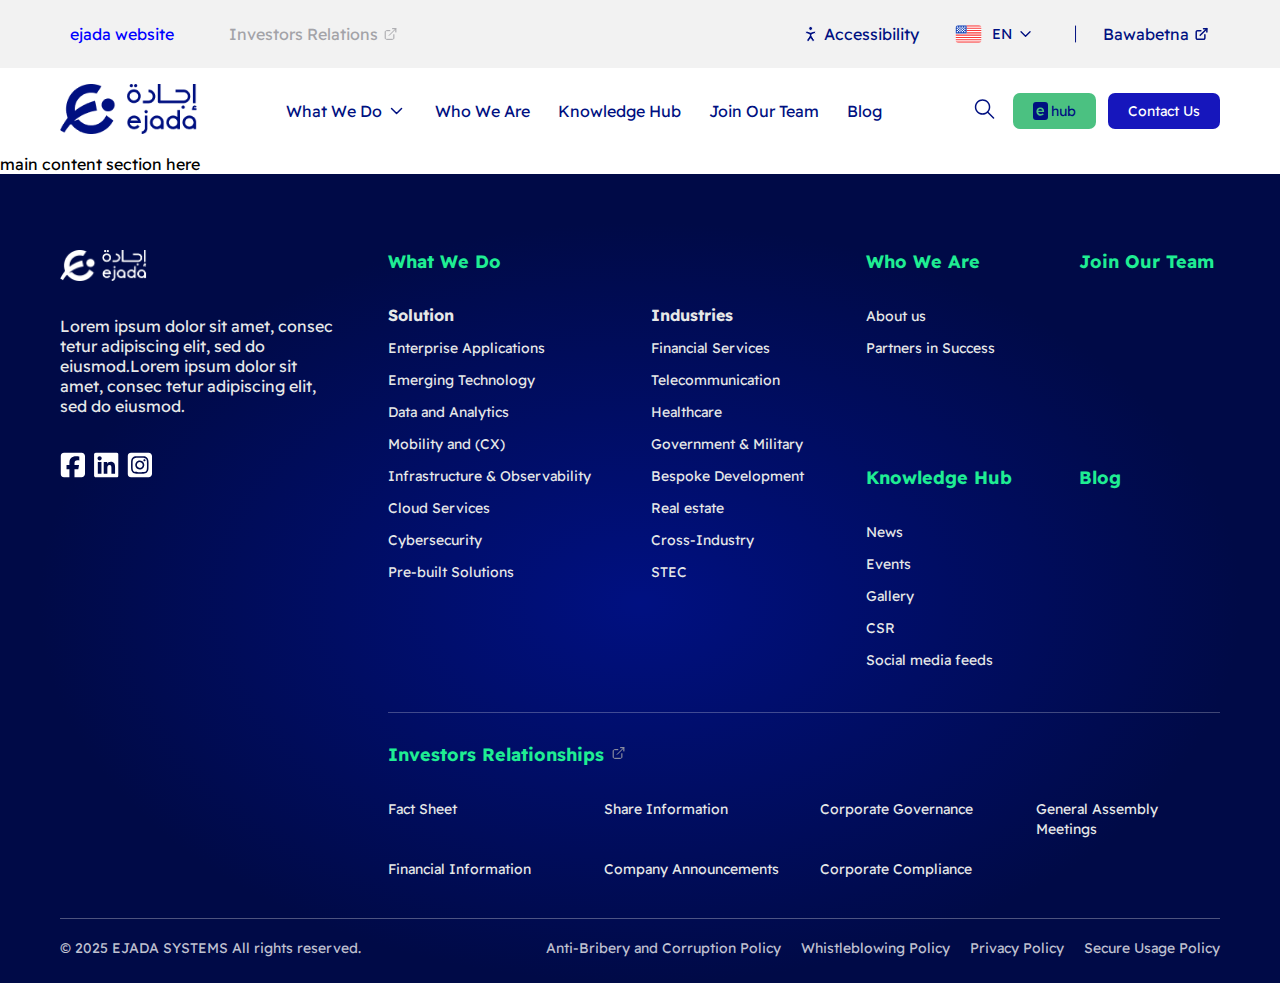
<file: index.html>
<!DOCTYPE html>
<html lang="en">
  <head>
    <meta charset="UTF-8" />
    <meta name="viewport" content="width=device-width, initial-scale=1.0" />
    <title>ehub</title>
    <!-- -------------- main style ------------- -->
    <link rel="stylesheet" href="css/style.css" />
  </head>
  <body>
    <!-- ------------------ Start header ---------------------- -->
    <!-- for dark header add "dark" class in header tag  -->
    <header class="">
      <!-- --------------Up Nav ------------- -->
      <div class="up-nav flex-row space-between">
        <div class="flex-row gap-35">
          <a class="text-blue" href="#">ejada website</a>
          <a class="flex-row gap-4 text-gray" href="#"
            >Investors Relations
            <img src="assets/icons/external-link.svg" alt=""
          /></a>
        </div>
        <div class="dots-more pointer">
          <img src="assets/icons/dots-vertical.svg" alt="" />
        </div>
        <ul class="extra-nav flex-row gap-16">
          <li class="flex-row">
            <a class="flex-row gap-8" href="">
              <img src="assets/icons/Vector.svg" alt="" />Accessibility</a
            >
          </li>
          <!--- Language Switch --->
          <div class="language-dropdown" onclick="toggleLanguageDropdown()">
            <img id="language-flag" src="assets/icons/us.svg" alt="Flag" />
            <span id="language-code">EN</span>
            <img src="assets/icons/chevron-down-blue.svg" alt="" />
            <ul id="language-options" class="language-options hidden">
              <li onclick="setLanguage('EN', 'us')">
                <img src="assets/icons/us.png" alt="US" /> EN
              </li>
              <li onclick="setLanguage('AR', 'sa')">
                <img src="assets/icons/sa.png" alt="Saudi" /> AR
              </li>
            </ul>
          </div>
          <!-- -------------  -->
          <img src="assets/icons/Line-blue.svg" alt="" />
          <li>
            <a class="flex-row gap-4" href=""
              >Bawabetna<img src="assets/icons/external-link-blue.svg" alt=""
            /></a>
          </li>
        </ul>
      </div>
      <!-- ----------------Second/Main Nav------------------ -->
      <div class="main-nav flex-row space-between">
        <div class="nav-menu-icon pointer">
          <img src="assets/icons/menu-2.svg" alt="" />
        </div>
        <div class="logo">
          <img src="assets/logos/ejada-logo.png" alt="" />
        </div>
        <ul class="nav-items flex-row gap-8">
          <li class="item">
            <a class="flex-row gap-4" href="#"
              >What We Do<img src="assets/icons/chevron-down-blue.svg" alt=""
            /></a>
          </li>
          <li class="item">
            <a href="#">Who We Are</a>
          </li>
          <li class="item">
            <a href="#">Knowledge Hub</a>
          </li>
          <li class="item">
            <a href="#">Join Our Team</a>
          </li>
          <li class="item">
            <a href="#">Blog</a>
          </li>
        </ul>
        <div class="flex-row gap-16">
          <div class="search pointer">
            <img src="assets/icons/search.svg" alt="search icon" />
          </div>
          <div class="nav-btns flex-row gap-12">
            <a class="btn btn-secondary ehub-text">
              <span><img src="assets/icons/e.svg" alt="" /></span>hub
            </a>
            <a class="btn btn-primary"> Contact Us </a>
          </div>
        </div>
      </div>
    </header>
    <!-- ------------------ End header ------------------------ -->
    <!-- ------------------------------------------------------ -->
    <!-- ------------------ Start main ------------------------ -->
    <main>main content section here</main>
    <!-- ------------------ End main -------------------------- -->
    <!-- ------------------ Start footer ---------------------- -->
    <footer>
      <div class="footer-container">
        <div class="footer-content">
          <div class="logo-about-section flex-col gap-35">
            <img
              src="assets/logos/ejada-logo-white.png"
              alt=""
              class="footer-logo"
            />
            <p>
              Lorem ipsum dolor sit amet, consec tetur adipiscing elit, sed do
              eiusmod.Lorem ipsum dolor sit amet, consec tetur adipiscing elit,
              sed do eiusmod.
            </p>
            <div class="social-media-icons flex-row gap-8">
              <img
                src="assets/icons/square-facebook-brands-solid 1.svg"
                alt=""
              />
              <img src="assets/icons/linkedin-brands-solid.svg" alt="" />
              <img
                src="assets/icons/square-instagram-brands-solid 1.svg"
                alt=""
              />
            </div>
          </div>
          <div class="buttom-nav">
            <div class="grid-item item-1">
              <div class="item-header flex-row space-between" data-index="1">
                <h3>What We Do</h3>
                <img
                  class="open-item-icon"
                  data-index="1"
                  src="assets/icons/chevron-down-White.svg"
                  alt=""
                />
              </div>
              <div class="item-content flex-row gap-60" data-index="1">
                <div class="flex-col gap-12">
                  <h4>Solution</h4>
                  <ul class="flex-col gap-12">
                    <li><a href="#">Enterprise Applications</a></li>
                    <li><a href="#">Emerging Technology</a></li>
                    <li><a href="#">Data and Analytics</a></li>
                    <li><a href="#">Mobility and (CX)</a></li>
                    <li><a href="#">Infrastructure & Observability</a></li>
                    <li><a href="#">Cloud Services</a></li>
                    <li><a href="#">Cybersecurity</a></li>
                    <li><a href="#">Pre-built Solutions</a></li>
                  </ul>
                </div>
                <div class="flex-col gap-12">
                  <h4>Industries</h4>
                  <ul class="flex-col gap-12">
                    <li><a href="#">Financial Services</a></li>
                    <li><a href="#">Telecommunication</a></li>
                    <li><a href="#">Healthcare</a></li>
                    <li><a href="#">Government & Military</a></li>
                    <li><a href="#">Bespoke Development</a></li>
                    <li><a href="#">Real estate</a></li>
                    <li><a href="#">Cross-Industry</a></li>
                    <li><a href="#">STEC</a></li>
                  </ul>
                </div>
              </div>
            </div>
            <div class="grid-item item-2">
              <div class="item-header flex-row space-between" data-index="2">
                <h3>Who We Are</h3>
                <img
                  class="open-item-icon"
                  data-index="2"
                  src="assets/icons/chevron-down-White.svg"
                  alt=""
                />
              </div>
              <ul class="item-content flex-col gap-12" data-index="2">
                <li><a href="#"> About us</a></li>
                <li><a href="#"> Partners in Success</a></li>
              </ul>
            </div>
            <div class="grid-item item-3">
              <h3>
                <a href="#">Join Our Team</a>
              </h3>
            </div>
            <div class="grid-item item-4">
              <div class="item-header flex-row space-between" data-index="4">
                <h3>Knowledge Hub</h3>
                <img
                  class="open-item-icon"
                  data-index="4"
                  src="assets/icons/chevron-down-White.svg"
                  alt=""
                />
              </div>
              <ul class="item-content flex-col gap-12" data-index="4">
                <li><a href="#">News</a></li>
                <li><a href="#">Events</a></li>
                <li><a href="#">Gallery</a></li>
                <li><a href="#">CSR</a></li>
                <li><a href="#">Social media feeds</a></li>
              </ul>
            </div>
            <div class="grid-item item-5">
              <h3>
                <a href="#">Blog </a>
              </h3>
            </div>
            <div class="grid-item item-6">
              <div class="item-header flex-row space-between" data-index="6">
                <h3>
                  Investors Relationships
                  <img src="assets/icons/external-link.svg" alt="" />
                </h3>
                <img
                  class="open-item-icon"
                  data-index="6"
                  src="assets/icons/chevron-down-White.svg"
                  alt=""
                />
              </div>
              <ul class="item-content" data-index="6">
                <li><a href="#">Fact Sheet</a></li>
                <li><a href="#">Share Information</a></li>
                <li><a href="#">Corporate Governance</a></li>
                <li><a href="#">General Assembly Meetings</a></li>
                <li><a href="#">Financial Information</a></li>
                <li><a href="#">Company Announcements</a></li>
                <li><a href="#">Corporate Compliance</a></li>
              </ul>
            </div>
          </div>
        </div>
        <div class="footer-buttom flex-row space-between">
          <p class="copy-right">© 2025 EJADA SYSTEMS All rights reserved.</p>
          <ul class="flex-row gap-20">
            <li><a href="#">Anti-Bribery and Corruption Policy </a></li>
            <li><a href="#"> Whistleblowing Policy</a></li>
            <li><a href="#">Privacy Policy</a></li>
            <li><a href="#">Secure Usage Policy</a></li>
          </ul>
        </div>
      </div>
    </footer>
    <!-- ------------------ End footer ------------------------ -->

    <!-- --------- main javascript -------- -->
    <script src="js/main.js"></script>
  </body>
</html>
</file>
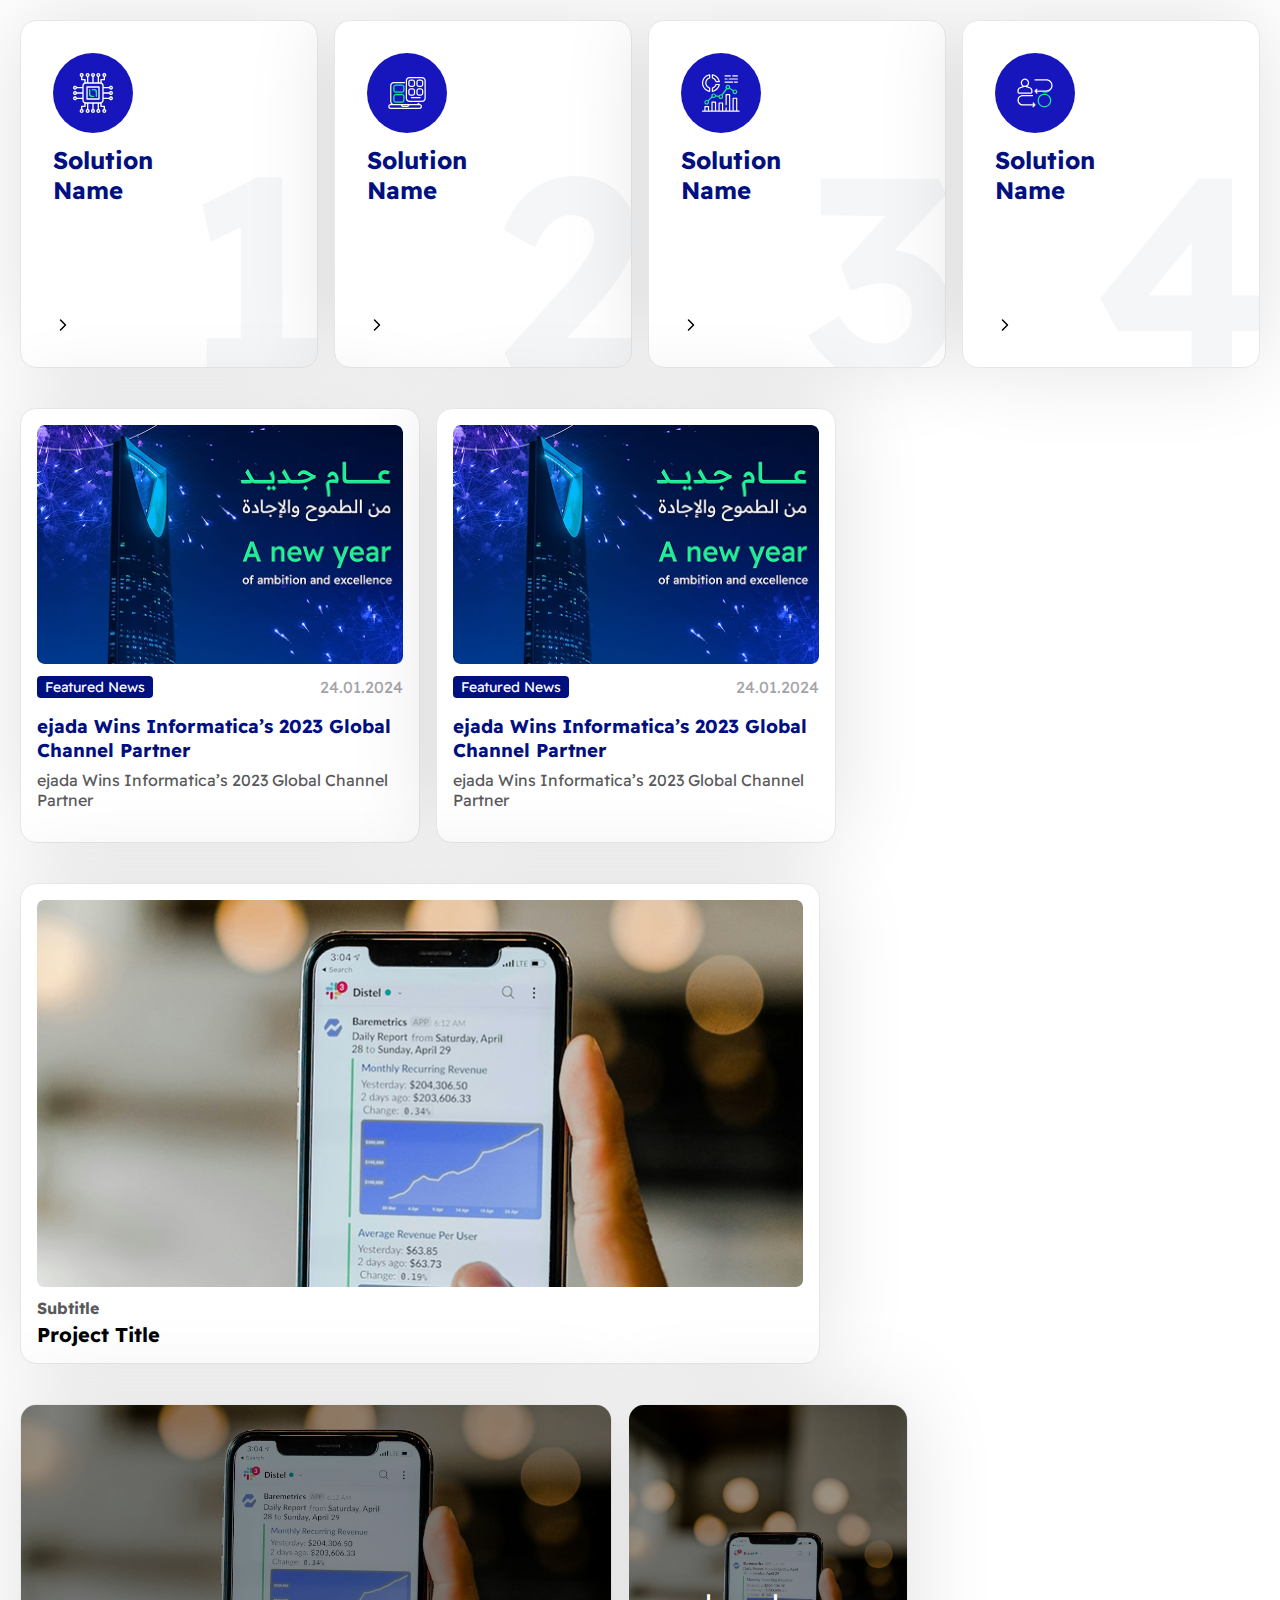
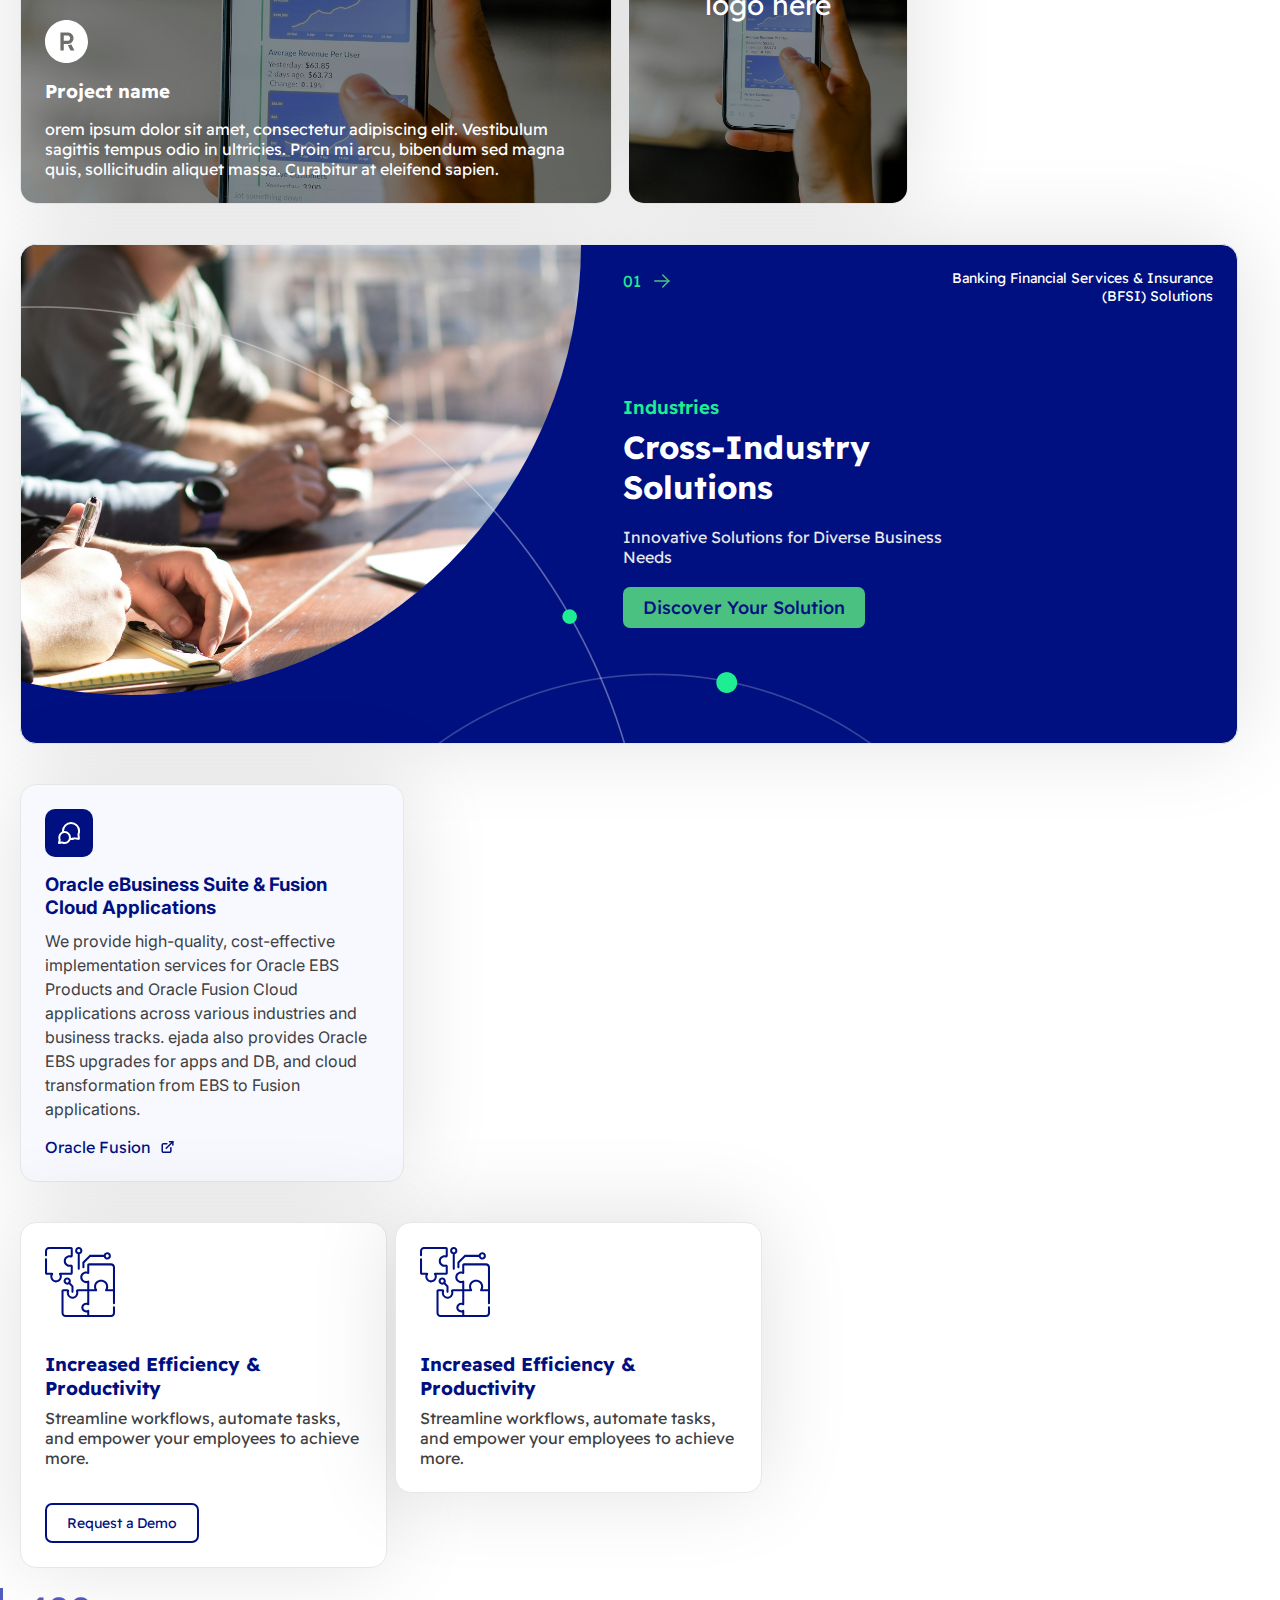
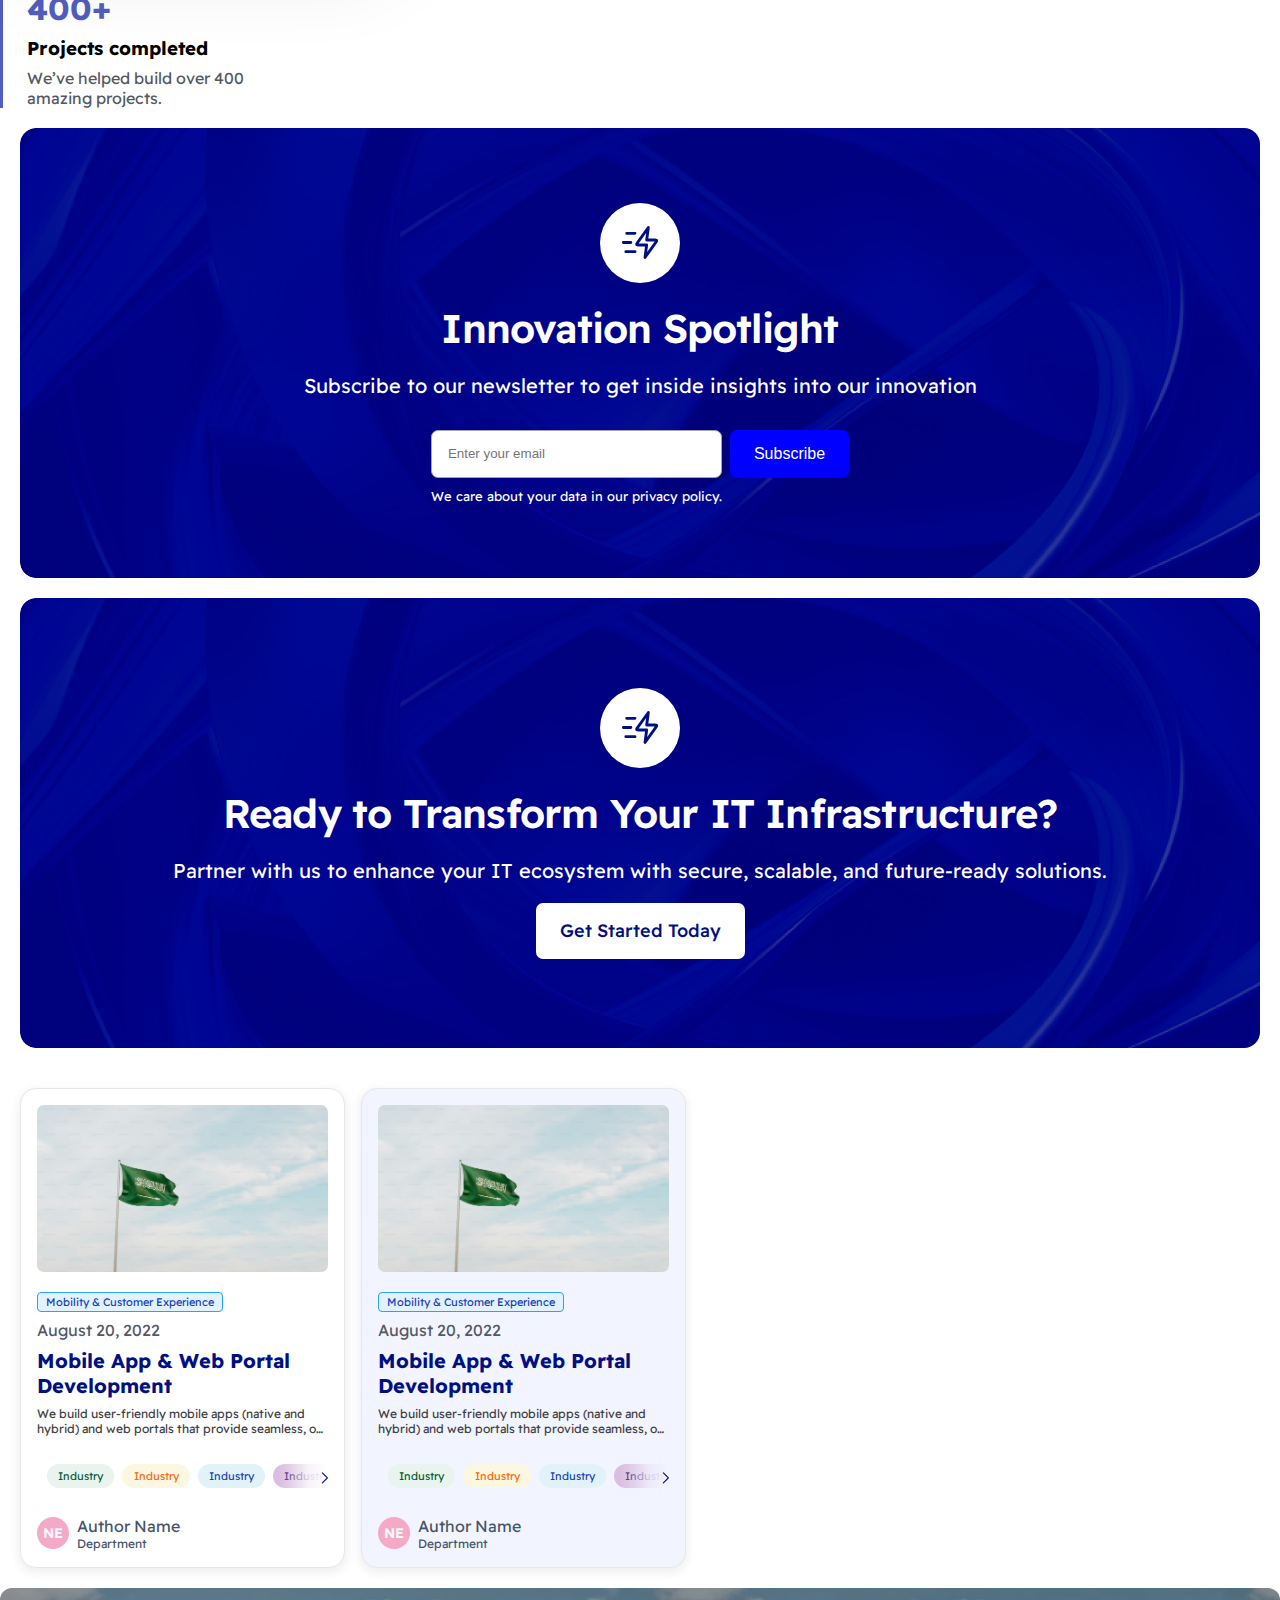
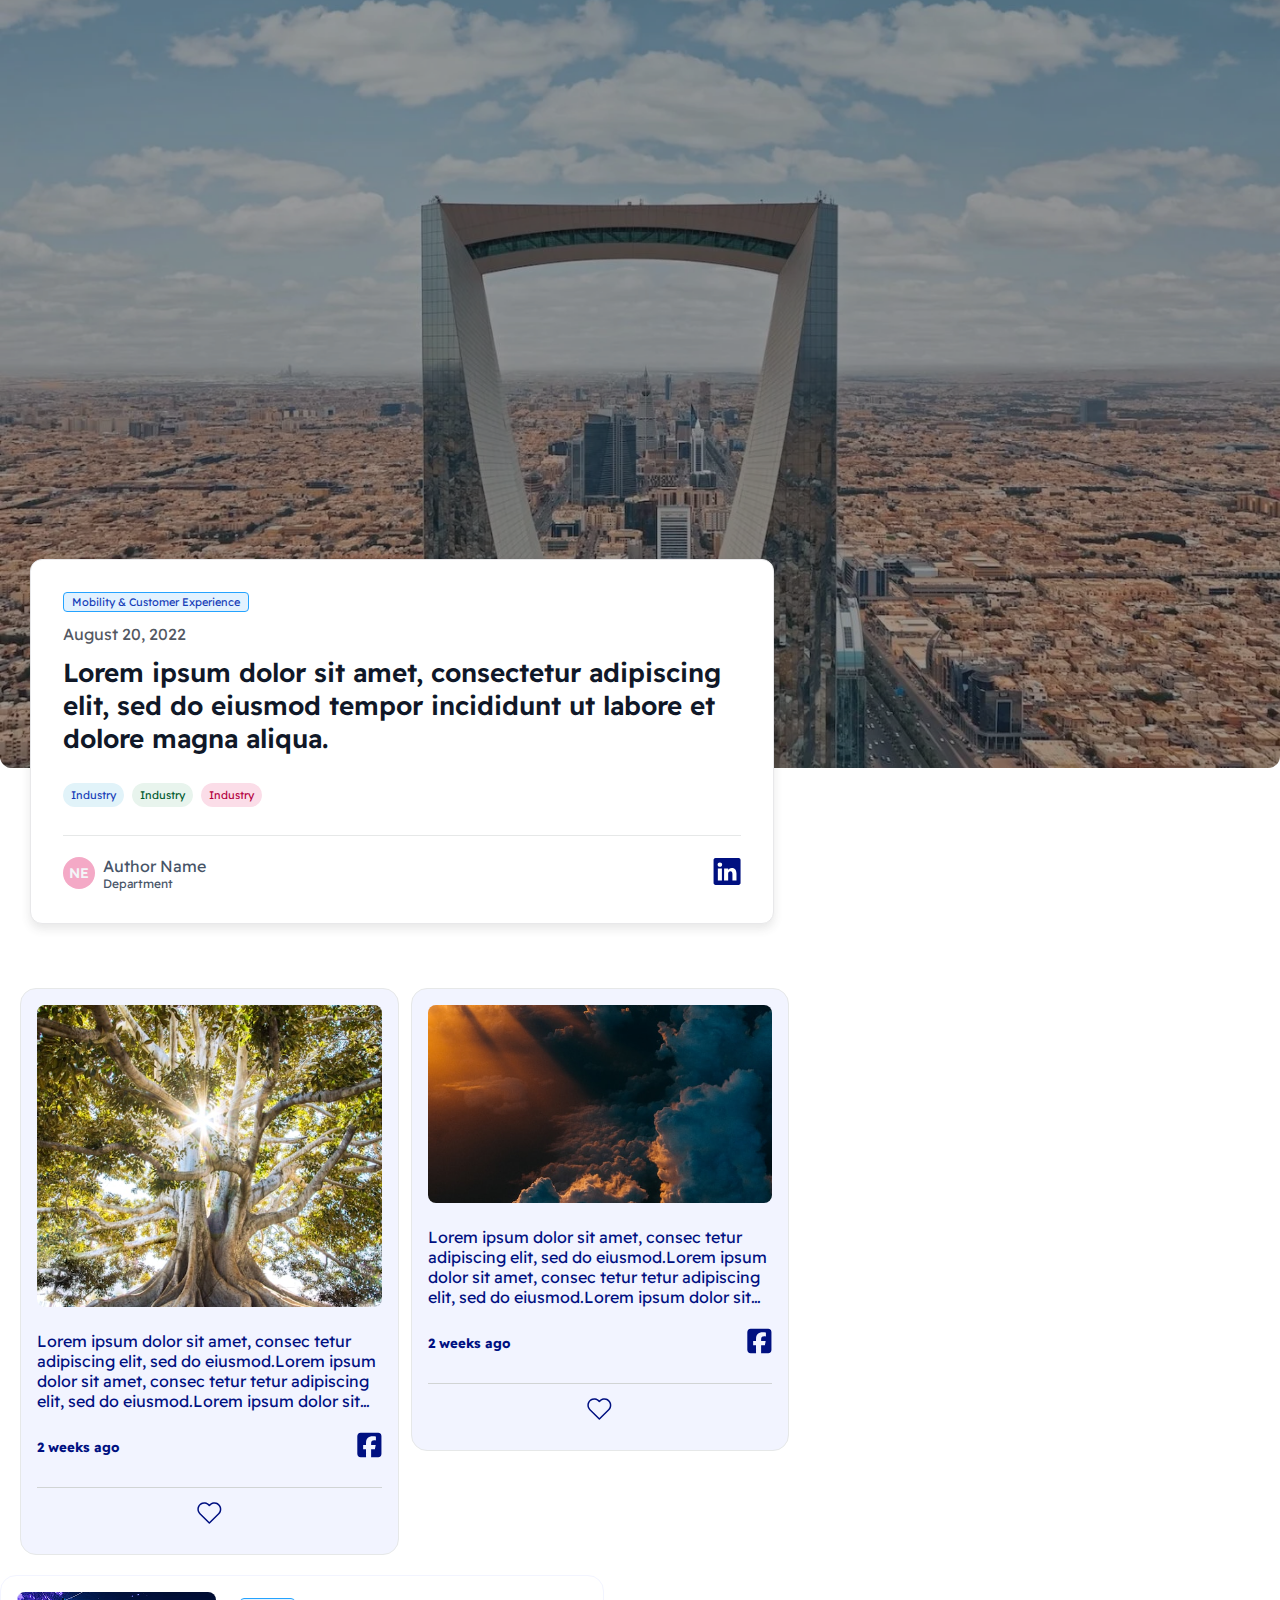
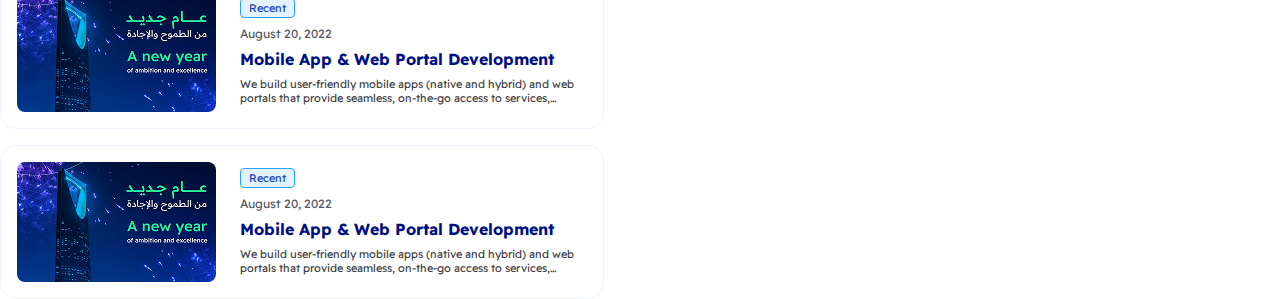
<file: cards.html>
<!DOCTYPE html>
<html lang="en">
  <head>
    <meta charset="UTF-8" />
    <meta name="viewport" content="width=device-width, initial-scale=1.0" />
    <title>ehub</title>
    <!-- Swiper CSS -->
    <link
      rel="stylesheet"
      href="https://cdn.jsdelivr.net/npm/swiper@8.4.7/swiper-bundle.min.css"
    />
    <!-- -------------- main style ------------- -->
    <link rel="stylesheet" href="css/style.css" />
  </head>
  <body>
    <!-- Solution CARDS  -->
    <div class="card-container solution-cards gap-16">
      <div class="card flex-col space-between">
        <div class="text-layer">1</div>
        <div class="flex-col gap-12">
          <div class="card-icon">
            <img src="assets/icons/Icon1.svg" alt="" />
          </div>
          <h2>Solution Name</h2>
          <p class="hidden">
            Keep your Applications Running like Clockwork. From cross-industry
            to real estate, we drive growth with tailored IT solutions. 
          </p>
        </div>
        <a href="#" class="discover-link">
          <p class="hidden">Discover Your Solution</p>
          <img class="arrow" src="assets/icons/chevron-right-dark.svg" alt="" />
        </a>
      </div>

      <div class="card flex-col space-between">
        <div class="text-layer">2</div>
        <div class="flex-col gap-12">
          <div class="card-icon">
            <img src="assets/icons/icon2.svg" alt="" />
          </div>
          <h2>Solution Name</h2>
          <p class="hidden">
            Keep your Applications Running like Clockwork. From cross-industry
            to real estate, we drive growth with tailored IT solutions. 
          </p>
        </div>
        <a href="#" class="discover-link">
          <p class="hidden">Discover Your Solution</p>
          <img class="arrow" src="assets/icons/chevron-right-dark.svg" alt="" />
        </a>
      </div>

      <div class="card flex-col space-between">
        <div class="text-layer">3</div>
        <div class="flex-col gap-12">
          <div class="card-icon">
            <img src="assets/icons/icon3.svg" alt="" />
          </div>
          <h2>Solution Name</h2>
          <p class="hidden">
            Keep your Applications Running like Clockwork. From cross-industry
            to real estate, we drive growth with tailored IT solutions. 
          </p>
        </div>
        <a href="#" class="discover-link">
          <p class="hidden">Discover Your Solution</p>
          <img class="arrow" src="assets/icons/chevron-right-dark.svg" alt="" />
        </a>
      </div>

      <div class="card flex-col space-between">
        <div class="text-layer">4</div>
        <div class="flex-col gap-12">
          <div class="card-icon">
            <img src="assets/icons/icon4.svg" alt="" />
          </div>
          <h2>Solution Name</h2>
          <p class="hidden">
            Keep your Applications Running like Clockwork. From cross-industry
            to real estate, we drive growth with tailored IT solutions. 
          </p>
        </div>
        <a href="#" class="discover-link">
          <p class="hidden">Discover Your Solution</p>
          <img class="arrow" src="assets/icons/chevron-right-dark.svg" alt="" />
        </a>
      </div>
    </div>
    <!-- -------------------------------------------  -->
    <!-- MC&PR CARD  -->
    <div class="card-container mc-pr-card gap-16">
      <div class="card flex-col gap-16">
        <div class="flex-col gap-8">
          <div class="card-image">
            <img
              src="assets/images/177da0fe788fb4e9af2b004eee29fd3ef2e5fcfe.jpg"
              alt=""
            />
          </div>
          <div class="flex-row space-between">
            <h5 class="tag">Featured News</h5>
            <p class="text-gray">24.01.2024</p>
          </div>
        </div>
        <div class="flex-col gap-8">
          <a href="#">
            <h3>ejada Wins Informatica’s 2023 Global Channel Partner</h3>
          </a>
          <p>ejada Wins Informatica’s 2023 Global Channel Partner</p>
        </div>
      </div>

      <div class="card flex-col gap-16">
        <div class="flex-col gap-8">
          <div class="card-image">
            <img
              src="assets/images/177da0fe788fb4e9af2b004eee29fd3ef2e5fcfe.jpg"
              alt=""
            />
          </div>
          <div class="flex-row space-between">
            <h5 class="tag">Featured News</h5>
            <p class="text-gray">24.01.2024</p>
          </div>
        </div>
        <div class="flex-col gap-8">
          <a href="#">
            <h3>ejada Wins Informatica’s 2023 Global Channel Partner</h3>
          </a>
          <p>ejada Wins Informatica’s 2023 Global Channel Partner</p>
        </div>
      </div>
    </div>
    <!-- -------------------------------------------  -->
    <!-- project card  -->
    <div class="card-container project-card">
      <div class="card flex-col gap-4">
        <a href="#">
          <div class="card-image">
            <img src="assets/images/image 1667.png" alt="" />
          </div>
          <div class="card-title flex-col gap-4">
            <h6>Subtitle</h6>
            <h3>Project Title</h3>
          </div>
        </a>
      </div>
    </div>
    <!-- -------------------------------------------  -->
    <!-- projects accordion cards-------------  -->
    <div class="card-container projects-accordion-cards gap-16">
      <div class="card expanded" onclick="toggleExpandCard(this)">
        <div class="card-content">
          <img class="card-bg" src="assets/images/project-bg-img.jpg" alt="" />
          <div class="content">
            <div class="logo">logo here</div>
            <div class="expanded-card-content flex-col">
              <img src="assets/icons/Layer_1.svg" alt="" />
              <h3>Project name</h3>
              <p>
                orem ipsum dolor sit amet, consectetur adipiscing elit.
                Vestibulum sagittis tempus odio in ultricies. Proin mi arcu,
                bibendum sed magna quis, sollicitudin aliquet massa. Curabitur
                at eleifend sapien.
              </p>
            </div>
          </div>
        </div>
      </div>

      <div class="card" onclick="toggleExpandCard(this)">
        <div class="card-content">
          <img class="card-bg" src="assets/images/project-bg-img.jpg" alt="" />
          <div class="content">
            <div class="logo">logo here</div>
            <div class="expanded-card-content flex-col">
              <img src="assets/icons/Layer_1.svg" alt="" />
              <h3>Project name</h3>
              <p>
                orem ipsum dolor sit amet, consectetur adipiscing elit.
                Vestibulum sagittis tempus odio in ultricies. Proin mi arcu,
                bibendum sed magna quis, sollicitudin aliquet massa. Curabitur
                at eleifend sapien.
              </p>
            </div>
          </div>
        </div>
      </div>
    </div>
    <!-- -------------------------------------------  -->
    <!-- digital transformation card  ----------->
    <div class="card-container digital-transformation">
      <div class="card">
        <div class="shape">
          <img src="assets/images/Shapes.png" alt="" />
        </div>
        <div class="img-section">
          <div class="img">
            <img
              src="assets/images/f4298aa31492b79b5ddf02152933323f3a957006.jpg"
              alt=""
            />
          </div>
        </div>
        <div class="content-container">
          <div class="top-head flex-row space-between">
            <div class="flex-row gap-8 secondary-text-color">
              01 <img src="assets/icons/arrow-right-green.svg" alt="" />
            </div>
            <p>Banking Financial Services & Insurance (BFSI) Solutions</p>
          </div>
          <div class="content">
            <div>
              <h3 class="sub-head secondary-text-color">Industries</h3>
              <h1>Cross-Industry Solutions</h1>
            </div>
            <p>Innovative Solutions for Diverse Business Needs </p>
            <a href="#" class="btn btn-secondary">Discover Your Solution</a>
          </div>
        </div>
      </div>
    </div>
    <!-- -------------------------------------------  -->
    <!-- our capabilities card -------------->
    <div class="card-container our-capabilities">
      <div class="card flex-col gap-16">
        <div class="icon">
          <img src="assets/icons/Icon11.svg" alt="" />
        </div>
        <div class="text">
          <h3>Oracle eBusiness Suite & Fusion Cloud Applications </h3>
          <p>
            We provide high-quality, cost-effective implementation services for
            Oracle EBS Products and Oracle Fusion Cloud applications across
            various industries and business tracks. ejada also provides Oracle
            EBS upgrades for apps and DB, and cloud transformation from EBS to
            Fusion applications. 
          </p>
        </div>
        <a class="flex-row" href="#"
          >Oracle Fusion <img src="assets/icons/external-link-blue.svg" alt=""
        /></a>
      </div>
    </div>
    <!-- -------------------------------------------  -->
    <!-- discover the impact on your business card -------------->
    <div class="card-container discover-impact">
      <div class="card">
        <img src="assets/icons/001-data-integration.svg" alt="" />
        <div class="text flex-col gap-8">
          <h3>Increased Efficiency & Productivity</h3>
          <p>
            Streamline workflows, automate tasks, and empower your employees to
            achieve more.
          </p>
        </div>
        <a href="#" class="btn btn-primary-outline demo"> Request a Demo</a>
      </div>
      <!-- no CTA card  -->
      <div class="card cta-no">
        <img src="assets/icons/001-data-integration.svg" alt="" />
        <div class="text flex-col gap-8">
          <h3>Increased Efficiency & Productivity</h3>
          <p>
            Streamline workflows, automate tasks, and empower your employees to
            achieve more.
          </p>
        </div>
        <a href="#" class="btn btn-primary-outline demo"> Request a Demo</a>
      </div>
    </div>
    <!-- ------------------------------------------- -->
    <!-- Statistics Section -->
    <div class="statistics-container">
      <div class="statistic">
        <h1>400+</h1>
        <h3>Projects completed</h3>
        <p>We’ve helped build over 400 amazing projects.</p>
      </div>
    </div>
    <!-- ------------------------------------------- -->
    <!--  Get startes/ subscribe cards -->
    <div class="card-container subscribe-card">
      <div class="content flex-col">
        <div class="icon">
          <img src="assets/icons/zap-fast.svg" alt="" />
        </div>
        <h1 class="title">Innovation Spotlight</h1>
        <p>
          Subscribe to our newsletter to get inside insights into our innovation
        </p>
        <div class="flex-row gap-8 input-btn-group">
          <div class="flex-col">
            <div class="input">
              <input type="text" placeholder="Enter your email" />
            </div>
            <p class="input-note">
              We care about your data in our privacy policy.
            </p>
          </div>
          <button class="btn">Subscribe</button>
        </div>
      </div>
    </div>

    <div class="card-container subscribe-card">
      <div class="content flex-col">
        <div class="icon">
          <img src="assets/icons/zap-fast.svg" alt="" />
        </div>
        <h1 class="title">Ready to Transform Your IT Infrastructure?</h1>
        <p>
          Partner with us to enhance your IT ecosystem with secure, scalable,
          and future-ready solutions.
        </p>
        <a class="btn btn-outline" href="#">Get Started Today</a>
      </div>
    </div>
    <!-- ------------------------------------------- -->
    <!--  mobility and customer expereince cards -->
    <div class="card-container mobility-experience">
      <div class="card flex-col gap-16">
        <div class="card-image">
          <img
            src="assets/images/4d56c53949b1270d9d0127d81f6a3d80f5a00137.jpg"
            alt=""
          />
        </div>
        <div class="card-content flex-col gap-8">
          <h5 class="tag info">Mobility & Customer Experience</h5>
          <h6 class="date">August 20, 2022</h6>
          <h3>Mobile App & Web Portal Development</h3>
          <p>
            We build user-friendly mobile apps (native and hybrid) and web
            portals that provide seamless, on-the-go access to services,
            increasing engagement across platforms.
          </p>
          <div class="industry-swiper-container">
            <!-- swiper continer  -->
            <div class="swiper industry-swiper" data-id="1">
              <!-- Fade masks -->
              <div class="fade-left" id="fadeLeft"></div>
              <div class="fade-right" id="fadeRight"></div>
              <!-- Slides -->
              <div class="swiper-wrapper">
                <div class="swiper-slide item">Industry</div>
                <div class="swiper-slide item">Industry</div>
                <div class="swiper-slide item">Industry</div>
                <div class="swiper-slide item">Industry</div>
                <div class="swiper-slide item">Industry</div>
              </div>
              <!-- Arrows -->
              <div class="swiper-button-prev"></div>
              <div class="swiper-button-next"></div>
            </div>
          </div>

          <div class="author flex-row gap-8">
            <div class="avatar">
              <h2 class="text">NE</h2>
            </div>
            <div class="flex-col">
              <h3 class="name">Author Name</h3>
              <h6 class="dep">Department</h6>
            </div>
          </div>
        </div>
      </div>

      <div class="card praimary-bg flex-col gap-16">
        <div class="card-image">
          <img
            src="assets/images/4d56c53949b1270d9d0127d81f6a3d80f5a00137.jpg"
            alt=""
          />
        </div>
        <div class="card-content flex-col gap-8">
          <h5 class="tag info">Mobility & Customer Experience</h5>
          <h6 class="date">August 20, 2022</h6>
          <h3>Mobile App & Web Portal Development</h3>
          <p>
            We build user-friendly mobile apps (native and hybrid) and web
            portals that provide seamless, on-the-go access to services,
            increasing engagement across platforms.
          </p>
          <div class="industry-swiper-container">
            <!-- swiper continer  -->
            <div class="swiper industry-swiper" data-id="1">
              <!-- Fade masks -->
              <div class="fade-left" id="fadeLeft"></div>
              <div class="fade-right" id="fadeRight"></div>
              <!-- Slides -->
              <div class="swiper-wrapper">
                <div class="swiper-slide item">Industry</div>
                <div class="swiper-slide item">Industry</div>
                <div class="swiper-slide item">Industry</div>
                <div class="swiper-slide item">Industry</div>
                <div class="swiper-slide item">Industry</div>
              </div>
              <!-- Arrows -->
              <div class="swiper-button-prev"></div>
              <div class="swiper-button-next"></div>
            </div>
          </div>

          <div class="author flex-row gap-8">
            <div class="avatar">
              <h2 class="text">NE</h2>
            </div>
            <div class="flex-col">
              <h3 class="name">Author Name</h3>
              <h6 class="dep">Department</h6>
            </div>
          </div>
        </div>
      </div>
    </div>
    <!-- ------------------------------------------- -->
    <!-- highlight blog ----------------------------  -->
    <div class="highlight-blog-container">
      <img
        src="assets/images/highlight blog img.png"
        alt="highlight blog image"
      />
      <div class="content-bg"></div>
      <div class="card">
        <h6 class="tag info">Mobility & Customer Experience</h6>
        <h6 class="date">August 20, 2022</h6>
        <p class="text">
          Lorem ipsum dolor sit amet, consectetur adipiscing elit, sed do
          eiusmod tempor incididunt ut labore et dolore magna aliqua.
        </p>
        <ul class="industry-list">
          <li>Industry</li>
          <li>Industry</li>
          <li>Industry</li>
        </ul>
        <div class="flex-row author-container">
          <div class="author flex-row gap-8">
            <div class="avatar">
              <h2 class="text">NE</h2>
            </div>
            <div class="flex-col">
              <h3 class="name">Author Name</h3>
              <h6 class="dep">Department</h6>
            </div>
          </div>
          <div class="social-icon">
            <img src="assets/icons/bi_linkedin.svg" alt="linkedin" />
          </div>
        </div>
      </div>
    </div>
    <!-- ----------------------------------------------  -->
    <!-- social media cards----------------------------- -->
    <div class="card-container social-media-container">
      <div class="card praimary-bg">
        <div class="card-img tall">
          <img src="assets/images/Image1.png" alt="" />
        </div>
        <div class="content">
          <a href="#">
            <p>
              Lorem ipsum dolor sit amet, consec tetur adipiscing elit, sed do
              eiusmod.Lorem ipsum dolor sit amet, consec tetur tetur adipiscing
              elit, sed do eiusmod.Lorem ipsum dolor sit amet, consec tetur
              tetur adipiscing elit, sed do eiusmod.Lorem ipsum dolor sit amet,
              consec tetur tetur adipiscing elit, sed do eiusmodadipiscing elit,
              sed do eiusmod.Lorem ipsum dolor sit amet, consec tetur tetur
              adipiscing elit, sed do eiusmod.
            </p></a
          >

          <div class="flex-row space-between">
            <h5>2 weeks ago</h5>
            <div class="social-icon">
              <img
                src="assets/icons/square-facebook-brands-solid2.svg"
                alt=""
              />
            </div>
          </div>
        </div>
        <div class="like">
          <img src="assets/icons/heart.svg" alt="" />
        </div>
      </div>

      <div class="card praimary-bg">
        <div class="card-img short">
          <img src="assets/images/image2.jpg" alt="" />
        </div>
        <div class="content">
          <a href="#">
            <p>
              Lorem ipsum dolor sit amet, consec tetur adipiscing elit, sed do
              eiusmod.Lorem ipsum dolor sit amet, consec tetur tetur adipiscing
              elit, sed do eiusmod.Lorem ipsum dolor sit amet, consec tetur
              tetur adipiscing elit, sed do eiusmod.Lorem ipsum dolor sit amet,
              consec tetur tetur adipiscing elit, sed do eiusmodadipiscing elit,
              sed do eiusmod.Lorem ipsum dolor sit amet, consec tetur tetur
              adipiscing elit, sed do eiusmod.
            </p>
          </a>

          <div class="flex-row space-between">
            <h5>2 weeks ago</h5>
            <div class="social-icon">
              <img
                src="assets/icons/square-facebook-brands-solid2.svg"
                alt=""
              />
            </div>
          </div>
        </div>
        <div class="like">
          <img src="assets/icons/heart.svg" alt="" />
        </div>
      </div>
    </div>
    <!-- ----------------------------------------------  -->
    <!-- events cards -------------------------  -->
    <div class="events-cards">
      <a href="#">
        <div class="card flex-row">
          <div class="card-img">
            <img src="assets/images/event-Image.png" alt="" />
          </div>
          <div class="content">
            <h6 class="tag info">Recent</h6>
            <h6 class="date">August 20, 2022</h6>
            <h4 class="title">Mobile App & Web Portal Development</h4>
            <p>
              We build user-friendly mobile apps (native and hybrid) and web
              portals that provide seamless, on-the-go access to services,
              increasing engagement across platforms.
            </p>
          </div>
        </div>
      </a>
      <a href="#">
        <div class="card flex-row">
          <div class="card-img">
            <img src="assets/images/event-Image.png" alt="" />
          </div>
          <div class="content">
            <h6 class="tag info">Recent</h6>
            <h6 class="date">August 20, 2022</h6>
            <h4 class="title">Mobile App & Web Portal Development</h4>
            <p>
              We build user-friendly mobile apps (native and hybrid) and web
              portals that provide seamless, on-the-go access to services,
              increasing engagement across platforms.
            </p>
          </div>
        </div>
      </a>
    </div>
    <!-- ----------------------------------------------- -->
    <!-- Swiper JS -->
    <script src="https://cdn.jsdelivr.net/npm/swiper@8.4.7/swiper-bundle.min.js"></script>
    <script src="/js/swiper.js"></script>

    <script src="js/main.js"></script>
  </body>
</html>
</file>
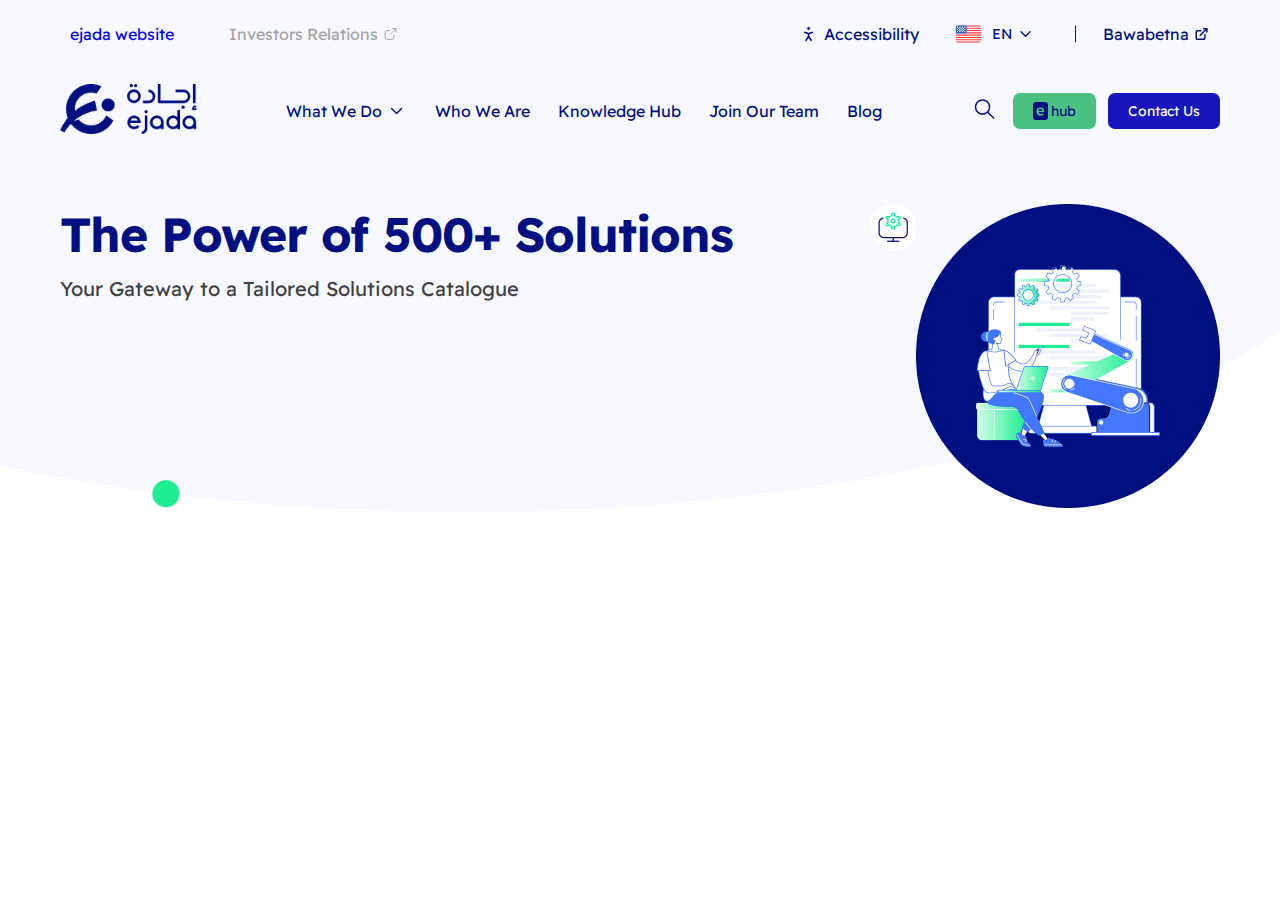
<file: inner-header-hero.html>
<!DOCTYPE html>
<html lang="en">
  <head>
    <meta charset="UTF-8" />
    <meta name="viewport" content="width=device-width, initial-scale=1.0" />
    <title>ehub</title>
    <!-- -------------- main style ------------- -->
    <link rel="stylesheet" href="css/style.css" />
  </head>
  <body>
    <!-- ------------------ Start header ---------------------- -->
    <!-- for inner header add "inner-header-bg" class in header tag  -->
    <header class="inner-header-bg">
      <!-- --------------Up Nav ------------- -->
      <div class="up-nav flex-row space-between">
        <div class="flex-row gap-35">
          <a class="text-blue" href="#">ejada website</a>
          <a class="flex-row gap-4 text-gray" href="#"
            >Investors Relations
            <img src="assets/icons/external-link.svg" alt=""
          /></a>
        </div>
        <div class="dots-more pointer">
          <img src="assets/icons/dots-vertical.svg" alt="" />
        </div>
        <ul class="extra-nav flex-row gap-16">
          <li class="flex-row">
            <img src="assets/icons/Vector.svg" alt="" /><a href=""
              >Accessibility</a
            >
          </li>
          <!--- Language Switch --->
          <div class="language-dropdown" onclick="toggleLanguageDropdown()">
            <img id="language-flag" src="assets/icons/us.svg" alt="Flag" />
            <span id="language-code">EN</span>
            <img src="assets/icons/chevron-down-blue.svg" alt="" />
            <ul id="language-options" class="language-options hidden">
              <li onclick="setLanguage('EN', 'us')">
                <img src="assets/icons/us.png" alt="US" /> EN
              </li>
              <li onclick="setLanguage('AR', 'sa')">
                <img src="assets/icons/sa.png" alt="Saudi" /> AR
              </li>
            </ul>
          </div>
          <!-- -------------  -->
          <img src="assets/icons/Line-blue.svg" alt="" />
          <li>
            <a class="flex-row gap-4" href=""
              >Bawabetna<img src="assets/icons/external-link-blue.svg" alt=""
            /></a>
          </li>
        </ul>
      </div>
      <!-- ----------------Second/Main Nav------------------ -->
      <div class="main-nav flex-row space-between">
        <div class="nav-menu-icon pointer">
          <img src="assets/icons/menu-2.svg" alt="" />
        </div>
        <div class="logo">
          <img src="assets/logos/ejada-logo.png" alt="" />
        </div>
        <ul class="nav-items flex-row gap-8">
          <li class="item">
            <a class="flex-row gap-4" href="#"
              >What We Do<img src="assets/icons/chevron-down-blue.svg" alt=""
            /></a>
          </li>
          <li class="item">
            <a href="#">Who We Are</a>
          </li>
          <li class="item">
            <a href="#">Knowledge Hub</a>
          </li>
          <li class="item">
            <a href="#">Join Our Team</a>
          </li>
          <li class="item">
            <a href="#">Blog</a>
          </li>
        </ul>
        <div class="flex-row gap-16">
          <div class="search pointer">
            <img src="assets/icons/search.svg" alt="search icon" />
          </div>
          <div class="nav-btns flex-row gap-12">
            <a class="btn btn-secondary ehub-text">
              <span><img src="assets/icons/e.svg" alt="" /></span>hub
            </a>
            <a class="btn btn-primary"> Contact Us </a>
          </div>
        </div>
      </div>
    </header>
    <!-- ------------------ End header ------------------------ -->
    <!-- ------------------------------------------------------ -->
    <!-- ------------------ Start main ------------------------ -->
    <main>
      <div class="hero-container flex-row space-between">
        <div class="text">
          <h1 class="title">The Power of 500+ Solutions</h1>
          <h5 class="sub-title">
            Your Gateway to a Tailored Solutions Catalogue
          </h5>
        </div>
        <div class="img">
          <img src="assets/images/hero-Image.png" alt="" />
        </div>

        <div class="bottom-shape-bg">
          <img src="assets/images/hero-Buttom.png" alt="" />
        </div>
      </div>
    </main>
    <!-- ------------------ End main -------------------------- -->

    <!-- --------- main javascript -------- -->
    <script src="js/main.js"></script>
  </body>
</html>
</file>
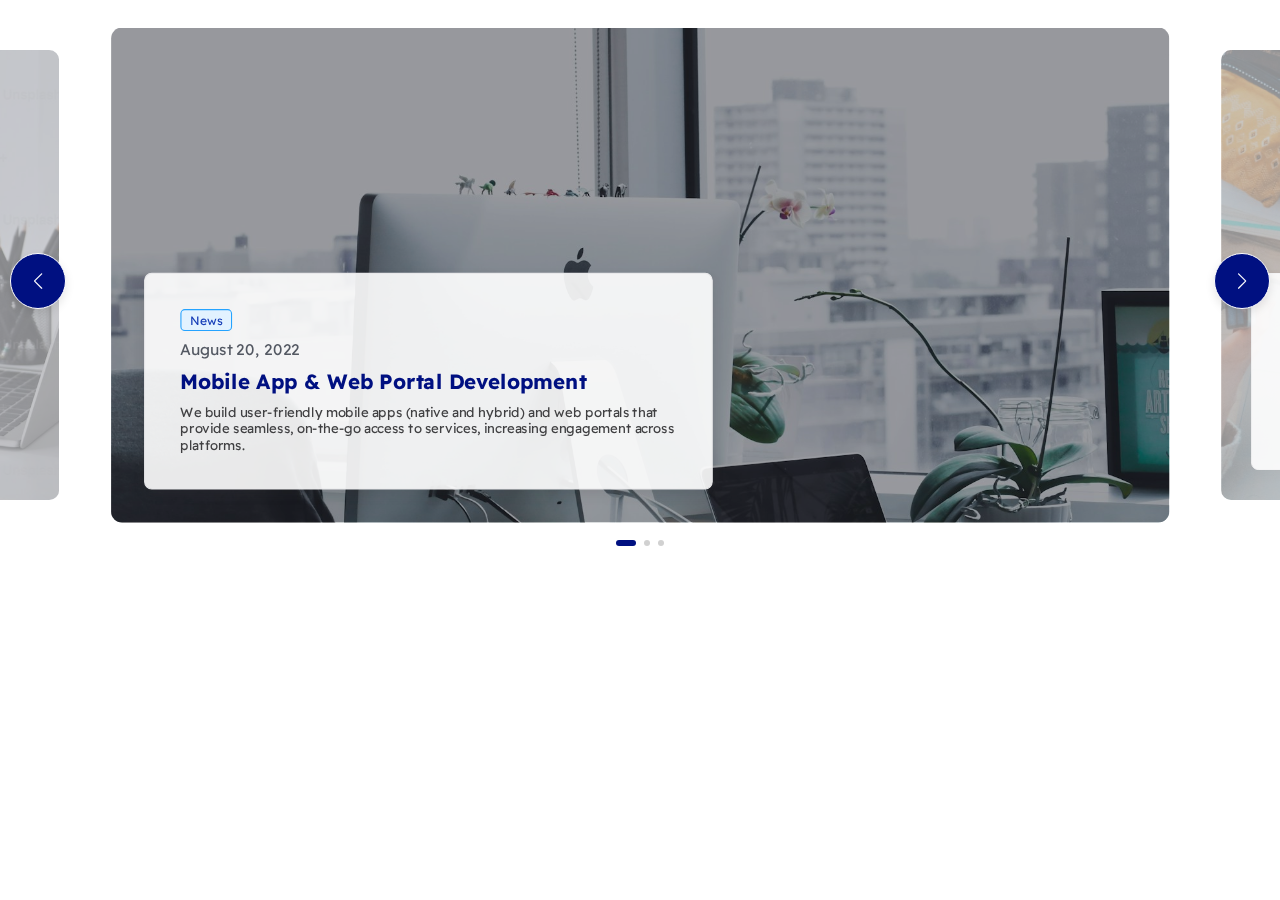
<file: slider.html>
<!DOCTYPE html>
<html lang="en">
  <head>
    <meta charset="UTF-8" />
    <meta name="viewport" content="width=device-width, initial-scale=1.0" />
    <title>Document</title>
    <link
      rel="stylesheet"
      href="https://cdn.jsdelivr.net/npm/swiper@8.4.7/swiper-bundle.min.css"
    />
    <link rel="stylesheet" href="/css/style.css" />
  </head>
  <body>
    <section class="slider-section">
      <div class="swiper news-slider">
        <div class="swiper-wrapper">
          <div class="swiper-slide">
            <div class="img-card">
              <img src="assets/images/slider-img-1.jpg" alt="" />
            </div>
            <div class="content">
              <div class="card">
                <h6 class="tag">News</h6>
                <p class="date">August 20, 2022</p>
                <h3>Mobile App & Web Portal Development</h3>
                <p>
                  We build user-friendly mobile apps (native and hybrid) and web
                  portals that provide seamless, on-the-go access to services,
                  increasing engagement across platforms.
                </p>
              </div>
            </div>
          </div>

          <div class="swiper-slide">
            <div class="img-card">
              <img src="assets/images/slider-img-2.jpg" alt="" />
            </div>
            <div class="content">
              <div class="card">
                <h6 class="tag">News</h6>
                <p class="date">August 20, 2022</p>
                <h3>Mobile App & Web Portal Development</h3>
                <p>
                  We build user-friendly mobile apps (native and hybrid) and web
                  portals that provide seamless, on-the-go access to services,
                  increasing engagement across platforms.
                </p>
              </div>
            </div>
          </div>

          <div class="swiper-slide">
            <div class="img-card">
              <img src="assets/images/slider-img-3.jpg" alt="" />
            </div>
            <div class="content">
              <div class="card">
                <h6 class="tag">News</h6>
                <p class="date">August 20, 2022</p>
                <h3>Mobile App & Web Portal Development</h3>
                <p>
                  We build user-friendly mobile apps (native and hybrid) and web
                  portals that provide seamless, on-the-go access to services,
                  increasing engagement across platforms.
                </p>
              </div>
            </div>
          </div>
        </div>
        <!-- navigation arrows  -->
        <div class="swiper-button-next"></div>
        <div class="swiper-button-prev"></div>
        <!-- Pagination dots -->
        <div class="swiper-pagination"></div>
      </div>
    </section>
    <script src="https://cdn.jsdelivr.net/npm/swiper@8.4.7/swiper-bundle.min.js"></script>
    <script src="/js/swiper.js"></script>
  </body>
</html>
</file>
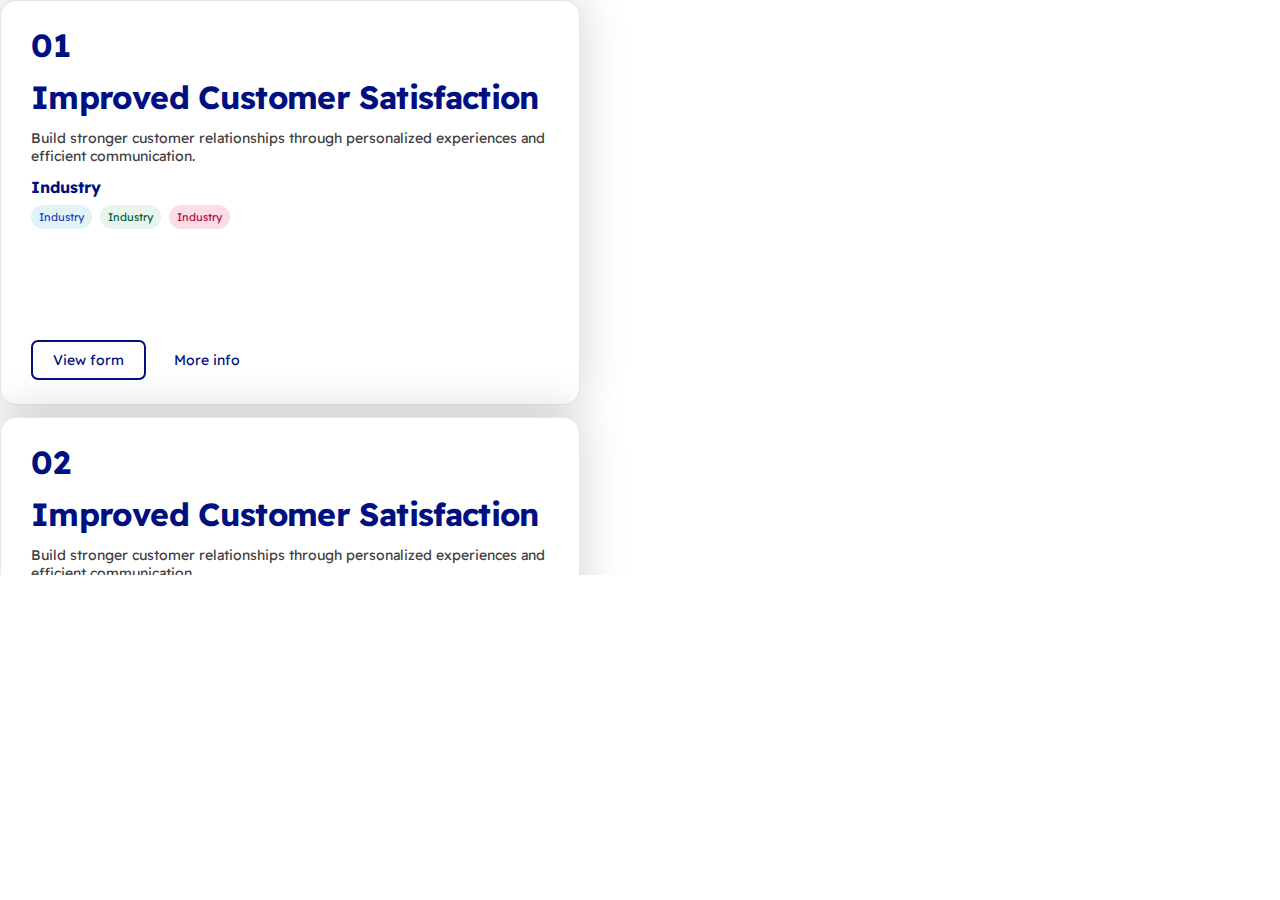
<file: solutions-cards-overlap.html>
<!DOCTYPE html>
<html lang="en">
  <head>
    <meta charset="UTF-8" />
    <meta name="viewport" content="width=device-width, initial-scale=1.0" />
    <title>Document</title>
    <link rel="stylesheet" href="css/style.css" />
  </head>
  <body>
    <div class="solution-overlap-cards-container">
      <div class="card space-between">
        <div class="card-content">
          <h1 class="card-number">01</h1>
          <h2 class="title">Improved Customer Satisfaction</h2>
          <p>
            Build stronger customer relationships through personalized
            experiences and efficient communication.
          </p>
          <div>
            <h4>Industry</h4>
            <ul class="industry-list">
              <li>Industry</li>
              <li>Industry</li>
              <li>Industry</li>
            </ul>
          </div>
        </div>
        <div class="card-btns flex-row">
          <a href="" class="btn btn-primary-outline">View form</a>
          <a href="" class="btn">More info</a>
        </div>
      </div>

      <div class="card space-between">
        <div class="card-content">
          <h1 class="card-number">02</h1>
          <h2 class="title">Improved Customer Satisfaction</h2>
          <p>
            Build stronger customer relationships through personalized
            experiences and efficient communication.
          </p>
          <div>
            <h4>Industry</h4>
            <ul class="industry-list">
              <li>Industry</li>
              <li>Industry</li>
              <li>Industry</li>
            </ul>
          </div>
        </div>
        <div class="card-btns flex-row">
          <a href="" class="btn btn-primary-outline">View form</a>
          <a href="" class="btn">More info</a>
        </div>
      </div>

      <div class="card space-between">
        <div class="card-content">
          <h1 class="card-number">03</h1>
          <h2 class="title">Mobile App & Web Portal Development</h2>
          <p>
            We build user-friendly mobile apps (native and hybrid) and web
            portals that provide seamless, on-the-go access to services,
            increasing engagement across platforms.
          </p>
        </div>
        <div class="card-btns flex-row">
          <a href="" class="btn btn-primary-outline">View form</a>
          <a href="" class="btn">More info</a>
        </div>
      </div>

      <div class="card space-between">
        <div class="card-content">
          <h1 class="card-number">04</h1>
          <h2 class="title">Enterprise Mobility Solutions </h2>
          <p>
            Empower your workforce with secure, real-time access to
            business-critical data on any device, enhancing collaboration and
            boosting productivity. 
          </p>
          <div>
            <h4>Industry</h4>
            <ul class="industry-list">
              <li>Industry</li>
              <li>Industry</li>
              <li>Industry</li>
            </ul>
          </div>
        </div>
        <div class="card-btns flex-row">
          <a href="" class="btn btn-primary-outline">View form</a>
          <a href="" class="btn">More info</a>
        </div>
      </div>

      <div class="card space-between">
        <div class="card-content">
          <h1 class="card-number">05</h1>
          <h2 class="title">Improved Customer Satisfaction</h2>
          <p>
            Build stronger customer relationships through personalized
            experiences and efficient communication.
          </p>
          <div>
            <h4>Industry</h4>
            <ul class="industry-list">
              <li>Industry</li>
              <li>Industry</li>
              <li>Industry</li>
              <li>Industry</li>
              <li>Industry</li>
            </ul>
          </div>
        </div>
        <div class="card-btns flex-row">
          <a href="" class="btn btn-primary-outline">View form</a>
          <a href="" class="btn">More info</a>
        </div>
      </div>

      <div class="card last-card space-between">
        <div class="shape">
          <img src="assets/images/solutions-card-shape.png" alt="" />
        </div>
        <div></div>
        <div class="card-content">
          <h2 class="title">Our 500 Solution</h2>
          <h3>catalogue</h3>
          <p>
            We build user-friendly mobile apps (native and hybrid) and web
            portals that provide seamless, on-the-go access to services,
            increasing engagement across platforms.
          </p>
        </div>
        <div class="card-btns flex-row">
          <a href="" class="btn btn-primary-outline">Solution catalogue</a>
        </div>
      </div>

      <div class="card discover-card space-between">
        <div class="shape">
          <img src="assets/images/solutions-card-shape.png" alt="" />
        </div>
        <div></div>
        <div class="card-content">
          <h2 class="title">Discover Our Full Range of Solutions</h2>
          <p>
            See what else we have to offer, innovative solutions tailored for
            you.
          </p>
        </div>
        <div class="card-btns flex-row">
          <a href="" class="btn btn-primary-dark">Explore More Solutions</a>
        </div>
      </div>
    </div>
  </body>
</html>
</file>
<file: css/style.css>
@import url("https://fonts.googleapis.com/css2?family=Readex+Pro:wght@160..700&display=swap");
@import url("https://fonts.googleapis.com/css2?family=IBM+Plex+Sans+Arabic:wght@100;200;300;400;500;600;700&family=Inter:ital,opsz,wght@0,14..32,100..900;1,14..32,100..900&display=swap");
:root {
  --primary-color: #001081;
  --Primary-Light: #525dc1;
  --primary-p2-color: #0000ff;
  --primary-p2-dark-color: #1616bc;
  --secondary-color: #1fed93;
  --success-color: #4bc181;
  --text-primary-color: #001081;
  --text-neutrals-color: #a3a3a8;
  --text-neutrals-n2-color: #404042;
  --text-neutrals-n3-color: #59595c;
  --text-neutrals-n6-color: #e6e8e8;
  --neutrals-bg-color: #f2f2f2;
  --white: #fff;
  --defult-border-radius: 7px;
  --input-border: #e3e3e3;
  --primary-gradient: radial-gradient(
    47% 47% at 50% 53%,
    rgba(0, 10, 71, 0) 0%,
    #000a47 100%
  );
  --shadow: 0px 3px 8px 2px rgba(64, 64, 66, 0.08);
}
* {
  margin: 0;
  padding: 0;
  box-sizing: border-box;
}

html {
  scroll-behavior: smooth;
}
body {
  font-family: "Readex Pro", sans-serif;
  overflow-x: hidden;
}

ul li {
  list-style: none;
}
a {
  text-decoration: none;
  cursor: pointer;
}
.pointer {
  cursor: pointer;
}
.flex-row {
  display: flex;
  flex-direction: row;
  align-items: center;
}
.flex-col {
  display: flex;
  flex-direction: column;
}
.space-between {
  justify-content: space-between;
}
.wrap {
  flex-wrap: wrap;
}
.gap-4 {
  gap: 4px;
}
.gap-8 {
  gap: 8px;
}
.gap-10 {
  gap: 10px;
}
.gap-12 {
  gap: 12px;
}
.gap-16 {
  gap: 16px;
}
.gap-20 {
  gap: 20px;
}
.gap-30 {
  gap: 30px;
}
.gap-35 {
  gap: 35px;
}
.gap-60 {
  gap: 60px;
}
.btn {
  display: flex;
  padding: 9px 20px;
  justify-content: center;
  align-items: center;
  border-radius: var(--defult-border-radius);
  font-size: 14px;
  cursor: pointer;
}
.btn-primary {
  background: var(--primary-p2-dark-color);
  color: white;
}
.btn-primary-dark {
  background: var(--primary-color);
  color: white;
}
.btn-secondary {
  background: var(--success-color);
}
.btn-primary-outline {
  background-color: none;
  border: 2px solid var(--primary-color);
  color: var(--primary-color);
}
.input {
  border-radius: 7px;
  border: 1px solid #a3a3a8;
  background: #fff;
  display: flex;
  height: 48px;
  padding: 12px 16px;
}
.input input {
  border: none;
  width: 100%;
}
.input input:focus {
  outline: none;
}
.flip-img {
  transform: scaleY(-1);
}

/* Start header ------------------  */
/* up nav  */
.up-nav {
  background: #f2f2f2;
  padding: 16px 148px;
}

header a {
  padding: 8px 10px;
  color: var(--text-primary-color);
}

.text-gray {
  color: var(--text-neutrals-color) !important;
}
.text-blue {
  color: var(--primary-p2-color);
}
/*Language Switcher----  */
.language-dropdown {
  display: flex;
  align-items: center;
  position: relative;
  color: var(--primary-color);
  padding: 5px 10px;
  cursor: pointer;
  user-select: none;
  font-size: 0.9rem;
}
.language-dropdown img {
  width: 27px;
  height: 18px;
  margin-right: 10px;
}
.language-options {
  position: absolute;
  top: 30px;
  left: 0px;
  background-color: white;
  list-style: none;
  margin: 5px 0 0;
  padding: 0;
  border: 1px solid #ccc;
  border-radius: 4px;
  z-index: 1000;
  width: 100px;
}

.language-options li {
  padding: 8px 12px;
  display: flex;
  align-items: center;
  gap: 6px;
  cursor: pointer;
}

.language-options li:hover {
  background-color: #eee;
}

.language-options img {
  width: 20px;
  height: 14px;
}

.hidden {
  display: none;
}

/* main nav  */
.main-nav {
  background: white;
  padding: 16px 148px;
}
.logo img {
  width: 136.873px;
  height: 50px;
}
.main-nav.nav-items {
  font-size: 18px;
}
.ehub-text span {
  background-color: var(--primary-color);
  padding: 0px 3px;
  margin-right: 3px;
  border-radius: 3px;
}
.dots-more,
.nav-menu-icon {
  display: none;
}

/*dark header style - add dark class on header tag-------- */
header.dark .up-nav,
header.dark .main-nav {
  background-color: #101828;
}

header.dark .up-nav a,
header.dark .main-nav a {
  color: white;
}
header.dark .up-nav img,
header.dark .main-nav img {
  filter: brightness(0) saturate(100%) invert(100%) sepia(0%) saturate(0%)
    hue-rotate(254deg) brightness(104%) contrast(101%);
}
header.dark .up-nav .language-dropdown span {
  color: white;
}
header.dark .up-nav .language-dropdown img:first-child,
header.dark .up-nav .text-gray img,
header.dark .main-nav .ehub-text img {
  filter: none;
}
header.dark .main-nav .ehub-text {
  color: var(--primary-color);
}
/* End header ----------------  */
/* ----------------------------------------------  */
/* Start main ---------------  */
/* inner header hero section ---------------- */
/* inner header  */
header.inner-header-bg .up-nav,
header.inner-header-bg .main-nav {
  background-color: #f7f9ff;
}
/* hero  */
.hero-container {
  background-color: #f7f9ff;
  width: 100%;
  padding: 50px 148px 40px;
  align-items: flex-start;
  position: relative;
  overflow: hidden;
}
.hero-container .text {
  display: flex;
  flex-direction: column;
  gap: 12px;
}
.hero-container .text .title {
  color: var(--primary-color);
  font-size: 48px;
  font-weight: 700;
  letter-spacing: -0.96px;
}
.hero-container .text .sub-title {
  color: var(--text-neutrals-n2-color);
  font-size: 20px;
  font-weight: 400;
}
.hero-container .bottom-shape-bg {
  position: absolute;
  bottom: -5px;
  left: 0;
  z-index: 1;
}
.bottom-shape-bg img {
  width: 100%;
}
.hero-container .text,
.hero-container .img {
  z-index: 3;
}
d .hero-container .img img {
  width: 100%;
}
/* ----------------------------  */
/* cards */
.card-container {
  padding: 20px;
  max-width: 100%;
  display: flex;
}
.card {
  border-radius: 16px;
  border: 1px solid #e6e8e8;
  box-shadow: 0px -4px 90px 0px rgba(0, 0, 0, 0.12);
  padding: 16px;
  background: #fff;
  color: var(--text-primary-color);
  transition: 0.3s;
  position: relative;
  overflow: hidden;
}
.card.praimary-bg {
  background-color: #f2f4ff;
}
.card .tag {
  display: flex;
  padding: 2px 8px;
  justify-content: center;
  align-items: center;
  border-radius: 4px;
  background: var(--primary-color);
  color: white;
  font-size: 14px;
  font-weight: 400;
  width: fit-content;
}
.card .tag.info {
  background-color: #e2f2ff;
  color: #163eb8;
  border: 1px solid #25a3ff;
  color: #163eb8;
  font-size: 11px;
}
.card .date {
  color: #535862;
  font-size: 16px;
  font-weight: 400;
}

/* --------------------  */
/* solution cards ------ */
.solution-cards .card img.light,
.solution-cards .card:hover .text-layer {
  display: none;
}
.solution-cards .card:hover img.arrow {
  filter: brightness(0) saturate(100%) invert(100%) sepia(92%) saturate(30%)
    hue-rotate(118deg) brightness(106%) contrast(109%);
}
.solution-cards .card {
  padding: 32px;
  width: 379px;
  height: 348px;
}
.solution-cards .card .discover-link {
  display: flex !important;
  flex-direction: row;
  gap: 8px;
}
.solution-cards .card .text-layer {
  position: absolute;
  right: -16px;
  bottom: -79px;
  color: #c5cfda;
  text-align: right;
  font-size: 280px;
  font-weight: 600;
  opacity: 0.2;
  overflow: hidden;
}

.solution-cards .card .card-icon {
  display: flex;
  width: 80px;
  height: 80px;
  padding: 10px;
  justify-content: center;
  align-items: center;
  gap: 10px;
  border-radius: 300px;
  background: var(--primary-p2-dark-color);
}
.solution-cards .card:hover .card-icon {
  background-color: white;
}
.solution-cards .card:hover .card-icon img {
  filter: brightness(0) saturate(100%) invert(7%) sepia(53%) saturate(7463%)
    hue-rotate(234deg) brightness(106%) contrast(116%);
}
.solution-cards .card:hover {
  background-color: var(--primary-p2-dark-color);
  color: white;
}

.solution-cards .card:hover p,
.solution-cards .card:hover a {
  display: block;
  padding: 0;
  color: white;
  font-size: 12px;
}
.solution-cards .card h2 {
  width: 150px;
}
.solution-cards .card:hover h2 {
  width: fit-content;
}
/* --------------------  */
/* MC&PR CARD ----------*/
.card-image img {
  width: 100%;
  border-radius: 7px;
}
.mc-pr-card .card {
  padding: 16px 16px 32px;
  width: 400px;
}
.mc-pr-card .card p {
  color: var(--text-neutrals-n3-color);
}
.mc-pr-card .card h3 {
  color: var(--primary-color);
}

/* -------------------  */
/* project card ------- */
.project-card .card {
  width: 800px;
}
.project-card .card-title h3 {
  color: #000;
  font-size: 20px;
}
.project-card .card-title h6 {
  font-size: 16px;
  color: var(--text-neutrals-n3-color);
}
.project-card .card .card-image {
  height: 388px;
  margin-bottom: 10px;
}
/* -------------------------  */
/* projects accordion cards  */
.projects-accordion-cards .card {
  width: 280px;
  height: 400px;
  cursor: pointer;
  position: relative;
  padding: 0;
}

.projects-accordion-cards .card .card-content img {
  width: 100%;
}

.projects-accordion-cards .card .card-content .content {
  background-color: #00000066;
  position: absolute;
  width: 100%;
  height: 100%;
  top: 0;
  left: 0;
}
.projects-accordion-cards .card .logo {
  display: flex;
  align-items: center;
  justify-content: center;
  width: 100%;
  height: 100%;
  font-size: 28px;
  color: white;
}
.projects-accordion-cards .card.expanded {
  width: 592px;
  height: 400px;
}

.projects-accordion-cards .card.expanded .logo {
  display: none;
}
.projects-accordion-cards .card .expanded-card-content {
  display: none;
}
.projects-accordion-cards .card.expanded .expanded-card-content {
  display: flex;
  justify-content: flex-end;
  height: 100%;
  padding: 24px;
  gap: 16px;
  color: white;
}
.projects-accordion-cards .card.expanded .card-content img.card-bg {
  position: relative;
  top: -245px;
}
.projects-accordion-cards .card.expanded .expanded-card-content img {
  width: 43px;
}

/* -------------------------------  */
/* digital transformation card ---- */
.digital-transformation .card {
  padding: 0;
  width: 1218px; /*changeto 100% after add margin*/
  height: 500px;
  display: flex;
  background-color: var(--primary-color);
  color: white;
  position: relative;
}
.digital-transformation .card .shape {
  position: absolute;
  bottom: -5px;
  z-index: 1;
  left: -80px;
}
.digital-transformation .card .img-section {
  width: 100%;
  height: 100%;
  position: relative;
  overflow: hidden;
}
.digital-transformation .card .img-section .img {
  border-radius: 50%;
  position: absolute;
  left: -340px;
  top: -450px;
  width: 900px;
  height: 900px;
  object-fit: cover;
  overflow: hidden;
}
.digital-transformation .card .img-section .img img {
  width: 100%;
  position: relative;
  top: 400px;
  left: 150px;
}
.digital-transformation .card .content-container {
  padding: 24px;
  padding-left: 0px;
  height: 100%;
  width: 100%;
  z-index: 2;
}
.digital-transformation .card .content-container .top-head {
  align-items: flex-start;
}
.digital-transformation .card .content-container .top-head p {
  width: 283px;
  font-size: 14px;
  text-align: right;
}
.digital-transformation .card .content-container .content {
  width: 321px;
  margin-top: 90px;
  display: flex;
  flex-direction: column;
  gap: 20px;
}
.digital-transformation .card .content-container .content .sub-head {
  color: var(--secondary-color);
  font-weight: 600;
  margin-bottom: 8px;
}
.digital-transformation .card .content-container .content p {
  color: var(--text-neutrals-n6-color);
}
.secondary-text-color {
  color: var(--secondary-color);
}
.digital-transformation .card .content-container .content a {
  width: fit-content;
  color: var(--primary-color);
  font-size: 18px;
  font-weight: 500;
}

/* ------------------------------  */
/* our capabilities card --------- */
.our-capabilities .card {
  width: 384px;
  padding: 24px;
  background-color: #f7f9ff;
}
.our-capabilities .card .text {
  font-family: "Inter", sans-serif;
}
.our-capabilities .card .icon {
  width: 48px;
  height: 48px;
  background-color: var(--primary-color);
  display: flex;
  align-items: center;
  justify-content: center;
  border-radius: 10px;
}
.our-capabilities .card p {
  color: #404042;
  line-height: 24px;
  margin-top: 10px;
}
.our-capabilities .card a {
  color: var(--primary-color);
  gap: 8px;
}
/* ----------------------------------------- -- */
/* discover the impact on your business card -- */
.discover-impact {
  gap: 8px;
}
.discover-impact .card {
  width: 367px;
  background-color: #fff;
  display: flex;
  flex-direction: column;
  gap: 35px;
  align-items: flex-start;
  padding: 24px;
  height: fit-content;
}
.discover-impact .card img {
  width: 70px;
}
.discover-impact .card p {
  color: var(--text-neutrals-n2-color);
}
.discover-impact .card.cta-no .demo {
  display: none;
}
/* -----------------------------  */
/* statistics ------------------  */
.statistic {
  display: flex;
  flex-direction: column;
  gap: 8px;
  padding-left: 24px;
  border-left: 3px solid var(--Primary-Light);
  width: 256px;
}
.statistic h1 {
  color: var(--Primary-Light);
}
.statistic p {
  color: #535862;
}
/* -----------------------------  */
/* subscribe card ------------------  */
.subscribe-card {
  margin: 20px 20px;
  border-radius: 16px;
  background: url(../assets/images/newsletter2.png);
  background-repeat: no-repeat;
  background-size: cover;
  height: 450px;
  display: flex;
  justify-content: center;
  align-items: center;
}
.subscribe-card .content {
  display: flex;
  flex-direction: column;
  justify-content: center;
  align-items: center;
  gap: 20px;
  color: #fff;
  text-align: center;
}
.subscribe-card .content .icon {
  display: flex;
  width: 80px;
  height: 80px;
  padding: 20px;
  justify-content: center;
  align-items: center;
  border-radius: 50%;
  background: #fff;
}
.subscribe-card .content .title {
  font-size: 40px;
  letter-spacing: -0.8px;
  font-weight: 600;
}
.subscribe-card .content > p {
  font-size: 20px;
  font-weight: 400;
}

.subscribe-card .content .btn {
  height: 48px;
  padding: 14px 24px;
  background: #00f;
  color: #fff;
  border: none;
  font-size: 16px;
}
.subscribe-card .content .input-btn-group {
  align-items: flex-start;
  margin-top: 12px;
}
.subscribe-card .content .input-note {
  font-size: 13px;
  margin-top: 10px;
}
.subscribe-card .content .btn.btn-outline {
  height: 56px;
  padding: 18px 24px;
  background: #fff;
  color: var(--primary-color);
  font-size: 18px;
  font-weight: 500;
}
/* -----------------------------  */
/*  mobility and customer expereince card ------------------  */
.mobility-experience {
  gap: 16px;
}
.mobility-experience .card {
  width: 325px;
  background-color: #fff;
  box-shadow: 0 3px 8px 2px rgba(64, 64, 66, 0.08);
}
.mobility-experience .card.praimary-bg {
  background-color: #f2f4ff;
}

.mobility-experience .card h3 {
  font-size: 20px;
  font-weight: 700;
}
.mobility-experience .card p {
  color: var(--text-neutrals-n2-color);
  font-size: 12px;
  font-weight: 400;
  display: -webkit-box;
  -webkit-line-clamp: 2;
  line-clamp: 2;
  -webkit-box-orient: vertical;
  overflow: hidden;
  text-overflow: ellipsis;
}
.card .author .avatar {
  width: 32px;
  height: 32px;
  display: flex;
  padding: 7px 6px;
  justify-content: center;
  align-items: center;
  border-radius: 50%;
  background: #f4a9c6;
}
.card .author {
  color: #475467;
}
.card .author .name {
  font-size: 16px;
  font-weight: 400;
}
.card .author .dep {
  font-size: 12px;
  font-weight: 400;
}
.card .author .avatar .text {
  color: #f3f5f8;
  font-size: 14px;
}

/* industry logos swiper  */
.industry-swiper-container {
  position: relative;
}
.industry-swiper-container .swiper.industry-swiper {
  position: relative;
  padding: 10px;
  position: relative;
  margin: 10px 0px;
}

.swiper.industry-swiper .swiper-slide {
  display: flex;
  padding: 5px 8px;
  flex-direction: column;
  justify-content: center;
  align-items: center;
  gap: 4px;
  border-radius: 20px;
  background: #e8f4ed;
  font-size: 11px;
}
.swiper.industry-swiper .swiper-slide:nth-child(1) {
  background-color: #e8f4ed;
  color: #005a30;
}
.swiper.industry-swiper .swiper-slide:nth-child(2) {
  background-color: #fcf7e1;
  color: #f96605;
}
.swiper.industry-swiper .swiper-slide:nth-child(3) {
  background-color: #e1f3f9;
  color: #163eb8;
}
.swiper.industry-swiper .swiper-slide:nth-child(4) {
  background-color: #dabee1;
  color: #3f1e72;
}
.swiper.industry-swiper .swiper-slide:nth-child(5) {
  background-color: #e8f4ed;
  color: #005a30;
}

.swiper.industry-swiper .swiper-button-prev,
.swiper.industry-swiper .swiper-button-next {
  width: 40px;
  height: 100%;
  top: 24px;
  background: none;
  color: var(--primary-color);
  font-weight: bold;
  z-index: 10;
}
.swiper.industry-swiper .swiper-button-next::after,
.swiper.industry-swiper .swiper-button-prev::after {
  font-size: 11px !important;
}
.swiper.industry-swiper .swiper-button-prev {
  left: -17px;
}

.swiper.industry-swiper .swiper-button-next {
  right: -17px;
}

.swiper.industry-swiper .swiper-button-disabled {
  opacity: 0;
  pointer-events: none;
}

/* Fade overlays */
.industry-swiper-container .fade-left,
.industry-swiper-container .fade-right {
  position: absolute;
  top: 0;
  bottom: 0;
  width: 50px;
  z-index: 5;
  pointer-events: none;
}

.industry-swiper-container .fade-left {
  left: 0;
  background: linear-gradient(
    to right,
    rgba(255, 255, 255, 1),
    rgba(255, 255, 255, 0.9),
    rgba(255, 255, 255, 0.8),
    rgba(255, 255, 255, 0.5),
    rgba(255, 255, 255, 0.2),
    rgba(255, 255, 255, 0)
  );
}

.industry-swiper-container .fade-right {
  right: 0px;
  background: linear-gradient(
    to left,
    rgba(255, 255, 255, 1),
    rgba(255, 255, 255, 0.9),
    rgba(255, 255, 255, 0.8),
    rgba(255, 255, 255, 0.5),
    rgba(255, 255, 255, 0.2),
    rgba(255, 255, 255, 0)
  );
}
/* card praimary bg Fade overlays */
.card.praimary-bg .industry-swiper-container .fade-right {
  background: linear-gradient(
    to left,
    rgb(242, 244, 255, 1),
    rgba(242, 244, 255, 0.9),
    rgba(242, 244, 255, 0.8),
    rgba(242, 244, 255, 0.5),
    rgba(242, 244, 255, 0.2),
    rgba(242, 244, 255, 0)
  );
}
.card.praimary-bg .industry-swiper-container .fade-left {
  background: linear-gradient(
    to right,
    rgb(242, 244, 255, 1),
    rgba(242, 244, 255, 0.9),
    rgba(242, 244, 255, 0.8),
    rgba(242, 244, 255, 0.5),
    rgba(242, 244, 255, 0.2),
    rgba(242, 244, 255, 0)
  );
}
.fade-hidden {
  opacity: 0;
}
/* ------------------  */
/* industry lists  */
.card .industry-list {
  display: flex;
  gap: 8px;
  margin: 16px 0px;
}
.card .industry-list li {
  display: flex;
  padding: 5px 8px;
  flex-direction: column;
  justify-content: center;
  align-items: center;
  gap: 4px;
  border-radius: 20px;
  background: #e8f4ed;
  font-size: 11px;
}
.card .industry-list li:nth-child(1) {
  background-color: #e1f3f9;
  color: #163eb8;
}
.card .industry-list li:nth-child(2) {
  background-color: #e8f4ed;
  color: #005a30;
}
.card .industry-list li:nth-child(3) {
  background-color: #fbdde8;
  color: #b40041;
}
.card .industry-list li:nth-child(4) {
  background-color: #fcf7e1;
  color: #f96605;
}
.card .industry-list li:nth-child(5) {
  background-color: #dabee1;
  color: #3f1e72;
}
/* ----------------------------------------  */
/* highlight blog------------------------- */
.highlight-blog-container {
  position: relative;
  height: 780px;
  border-radius: 12px;
  margin-bottom: 200px;
}
.highlight-blog-container > img {
  width: 100%;
  height: 100%;
  object-fit: cover;
  border-radius: 12px;
}
.highlight-blog-container .content-bg {
  position: absolute;
  top: 0;
  left: 0;
  width: 100%;
  height: 100%;
  background-color: #14162466;
  border-radius: 12px;
}
.highlight-blog-container .card {
  position: absolute;
  bottom: -20%;
  left: 0;
  display: flex;
  max-width: 743.566px;
  padding: 32px;
  flex-direction: column;
  gap: 12px;
  border-radius: 12px;
  border: 1px solid #e8e8ea;
  background: #fff;
  margin: 0px 30px;
  box-shadow: 0 5px 10px 0 rgba(64, 64, 66, 0.12);
  z-index: 3;
}
.highlight-blog-container .card .text {
  color: #101828;
  font-size: 26px;
  font-weight: 600;
}

.highlight-blog-container .card .author-container {
  border-top: 1px solid var(--text-neutrals-n6-color);
  padding-top: 20px;
  justify-content: space-between;
}

/* ----------------------------------------  */
/* solutions overlap scrollable cards ------------------------- */
.solution-overlap-cards-container {
  display: flex;
  flex-direction: column;
  gap: 12px;
  height: 575px;
  overflow-y: scroll;
  scroll-behavior: smooth;
}
.solution-overlap-cards-container::-webkit-scrollbar {
  display: none;
}
.solution-overlap-cards-container .card {
  display: flex;
  max-width: 580px;
  min-height: 404.92px;
  padding: 24px 30px;
  flex-direction: column;
  border-radius: 16px;
  border: 1px solid #e6e8e8;
  background: #fff;
  box-shadow: 0 -4px 48px 0 rgba(0, 0, 0, 0.18);
}
.solution-overlap-cards-container .card .title {
  font-size: 32px;
  font-weight: 700;
  letter-spacing: -0.64px;
}
.solution-overlap-cards-container .card-content {
  display: flex;
  flex-direction: column;
  gap: 12px;
}
.solution-overlap-cards-container p {
  color: var(--text-neutrals-n2-color);
  font-size: 14px;
  font-weight: 400;
}
.solution-overlap-cards-container .card .btn {
  color: var(--text-primary-color);
}
.solution-overlap-cards-container .card-btns {
  gap: 8px;
}

.solution-overlap-cards-container .card .industry-list {
  margin-top: 8px;
}
.solution-overlap-cards-container .last-card,
.solution-overlap-cards-container .discover-card {
  position: relative;
}
.solution-overlap-cards-container .last-card .shape,
.solution-overlap-cards-container .discover-card .shape {
  position: absolute;
  top: 0;
  right: 0;
}
.solution-overlap-cards-container .last-card .card-content,
.solution-overlap-cards-container .discover-card .card-content {
  width: 415px;
}
.solution-overlap-cards-container .discover-card .title {
  font-size: 40px;
}
.solution-overlap-cards-container .discover-card .btn {
  color: #fff;
}
/* ---------------------------------------  */
/* social media cards------------------------- */
.social-media-container {
  gap: 12px;
}
.social-media-container .card {
  display: flex;
  width: 378.667px;
  padding: 16px;
  flex-direction: column;
  gap: 24px;
  height: fit-content;
  box-shadow: none;
}
.social-media-container .card .card-img.tall {
  height: 302px;
}
.social-media-container .card .card-img.short {
  height: 198px;
}
.social-media-container .card .card-img {
  overflow: hidden;
  border-radius: 8px;
}
.social-media-container .card .card-img img {
  object-fit: cover;
  width: 100%;
  height: 100%;
}
.social-media-container .card .content {
  display: flex;
  flex-direction: column;
  gap: 20px;
}
.social-media-container .card p {
  display: -webkit-box;
  -webkit-line-clamp: 4;
  line-clamp: 2;
  -webkit-box-orient: vertical;
  overflow: hidden;
  text-overflow: ellipsis;
  color: var(--primary-color);
}
.social-media-container .card .like {
  border-top: 1px solid #d1d4d4;
  display: flex;
  justify-content: center;
  padding: 10px 0px;
}
.social-media-container .card .like img {
  cursor: pointer;
}
/* ----------------------------------------  */
/* events cards -------------------- */
.events-cards {
  display: flex;
  flex-direction: column;
  gap: 16px;
}
.events-cards .card {
  max-width: 604px;
  padding: 16px;
  gap: 24px;
  border: 1px solid #f2f4ff;
  background: #fff;
  box-shadow: none;
  height: fit-content;
}
.events-cards .card .card-img {
  max-width: 199px;
  min-width: 199px;
  height: 120px;
  overflow: hidden;
  border-radius: 8px;
}
.events-cards .card .card-img img {
  width: 100%;
  /* if i use real source image  */
  /* position: relative;
  top: -70px; */
}
.events-cards .card .content {
  display: flex;
  flex-direction: column;
  gap: 8px;
  /* width: 100%; */
}
.events-cards .card .content .date {
  font-size: 12px;
}
.events-cards .card .content p {
  display: -webkit-box;
  line-clamp: 2;
  -webkit-line-clamp: 2;
  -webkit-box-orient: vertical;
  overflow: hidden;
  text-overflow: ellipsis;
  overflow: hidden;
  color: var(--Neutrals-N2, #404042);
  text-overflow: ellipsis;
  font-size: 11px;
}
/* --------------------------------------  */
/* side pane Container------------------------- */

.side-pane-container {
  width: 300px;
  padding: 16px 0;
  border-radius: 16px;
  background: #f7f9ff;
}
.side-pane-container .menu-list {
  display: flex;
  flex-direction: column;
}
.side-pane-container .menu-list li.title {
  font-size: 18px;
  font-weight: 600;
  padding: 24px;
}

.side-pane-container .menu-list li a {
  display: block;
  color: #000;
  font-size: 16px;
  font-weight: 400;
  padding: 16px 24px;
}
.side-pane-container .menu-list li a:hover {
  color: #59595c;
}
.side-pane-container .menu-list > li > a.selected {
  border-left: 4px solid #001187;
}
.side-pane-container .menu-list > li > a.selected {
  color: #001187;
}
.side-pane-container .sub-menu li a {
  margin-left: 24px;
}
.side-pane-container .sub-item a.selected {
  border-left: 4px solid #001187;
}
.side-pane-container .sub-item a.selected {
  color: #001187;
}

/* ----------------------------------------  */
/* Swiper Container------------------------- */
/* news slider specific (images slider card) */
.swiper.news-slider {
  width: 100%;
  margin: 0px auto;
  padding-bottom: 50px;
  padding-top: 50px;
}
/* Slide Card Design */
.news-slider .swiper-slide {
  border-radius: 10px;
  height: 450px;
  transition: transform 0.3s ease;
  opacity: 0.5;
  position: relative;
  overflow: hidden;
}
.news-slider .swiper-slide .img-card {
  width: 100%;
  height: 100%;
}
.news-slider .swiper-slide .img-card img {
  width: 1250px;
  position: relative;
  top: -50%;
}
.news-slider .swiper-slide .content {
  position: absolute;
  background-color: #14162466;
  width: 100%;
  height: 100%;
  top: 0;
  left: 0;
  display: flex;
  align-items: flex-end;
}
.news-slider .swiper-slide .content .card {
  display: flex;
  flex-direction: column;
  width: 517px;
  padding: 32px;
  gap: 8px;
  border-radius: 7px;
  border: 1px solid #e8e8ea;
  background: rgba(255, 255, 255, 0.9);
  box-shadow: 0 5px 10px 0 rgba(64, 64, 66, 0.12);
  margin: 0px 30px 30px;
}
.news-slider .swiper-slide .content .card .tag {
  background-color: #e2f2ff;
  color: #163eb8;
  border: 1px solid #25a3ff;
  color: #163eb8;
  font-size: 11px;
}
.news-slider .swiper-slide .content .card .date {
  color: #535862;
  font-size: 14px;
  font-weight: 400;
}
.news-slider .swiper-slide .content .card p {
  color: var(--text-neutrals-n2-color);
  font-size: 12px;
  font-weight: 400;
}
.swiper-slide:hover {
  transform: scale(1.03);
}
.news-slider .swiper-slide-active {
  transform: scale(1.1);
  opacity: 1;
}
/* Arrows */
.news-slider .swiper-button-prev,
.news-slider .swiper-button-next {
  color: #fff;
  width: 56px;
  height: 56px;
  background-color: #001081;
  border-radius: 50%;
  border: 1px solid #fff;
  box-shadow: 0 4px 10px rgba(0, 0, 0, 0.1);
  top: 50%;
}
.swiper-button-prev::after,
.swiper-button-next::after {
  font-size: 16px;
}
/* Dots styling */
.swiper-pagination-bullets {
  bottom: 0 !important;
}
.news-slider .swiper-pagination-bullet {
  background-color: #d1d1d1;
  margin: 5px;
  opacity: 1;
  width: 6px;
  height: 6px;
  border-radius: 50%;
  transition: background 0.3s;
}
.news-slider .swiper-pagination-bullet-active {
  background: #001081;
  width: 20px;
  height: 6px;
  border-radius: 7px;
}

/* -------------------------  */
/* -----------------------------------  */
/* End main ----------------------  */
/* ----------------------------------------------  */
/* Start footer ------------------  */
footer {
  background: var(--primary-color);
}
.footer-container {
  padding: 16px 148px;
  width: 100%;
  height: 100%;
  background: var(--primary-gradient);
}
.footer-content {
  padding-top: 60px;
  display: grid;
  gap: 50px;
  grid-template-columns: 1fr 3fr;
  grid-template-areas: "logo-about buttom-nav";
}
.logo-about-section {
  grid-area: logo-about;
  color: #e6e8e8;
}
.buttom-nav {
  grid-area: buttom-nav;
  display: grid;
  column-gap: 62px;
  grid-template-columns: repeat(1fr, 4);
  grid-template-rows: 1fr 1fr 1fr;
  color: #e6e8e8;
}
.item-1 {
  grid-column: span 2;
  grid-row: span 2;
}
.item-1 > div {
  align-items: flex-start;
}
.item-6 {
  grid-column: span 4;
  margin-top: 30px;
  padding-top: 30px;
  border-top: 1px solid var(--transparency-25, rgba(255, 255, 255, 0.25));
}
.item-6 ul {
  display: grid;
  grid-template-columns: 1fr 1fr 1fr 1fr;
  grid-template-rows: 1fr 1fr;
  gap: 20px 32px;
}
.buttom-nav h3,
.buttom-nav h3 a {
  color: var(--secondary-color);
  margin-bottom: 32px;
  white-space: nowrap;
  font-size: 18px;
}
.buttom-nav h4 {
  font-size: 16px;
}
.buttom-nav ul li a {
  font-size: 14px;
  font-weight: 400;
  color: #e6e8e8;
  padding: 0;
}
.footer-buttom {
  width: 100%;
  margin-top: 20px;
  border-top: 1px solid rgba(255, 255, 255, 0.3);
  font-size: 14px;
  font-weight: 400;
  padding: 20px 0px 10px;
  color: rgba(255, 255, 255, 0.75);
}
.footer-buttom a {
  cursor: pointer;
  color: rgba(255, 255, 255, 0.75);
}
.open-item-icon {
  display: none;
}
.footer-logo {
  width: 174px;
  filter: brightness(0) saturate(100%) invert(100%) sepia(100%) saturate(1%)
    hue-rotate(318deg) brightness(103%) contrast(101%);
}
/* End footer --------------------  */

/* --------------------Responssive----------------------------- */
/* -----Header & Footer & hero media query--------- */
@media screen and (max-width: 1410px) {
  .up-nav,
  .main-nav,
  .footer-container,
  .hero-container {
    padding-left: 60px;
    padding-right: 60px;
  }
}
@media screen and (max-width: 1180px) {
  .footer-content {
    grid-template-columns: 1fr;
    grid-template-rows: auto 1fr;
    grid-template-areas: "logo-about" " buttom-nav";
  }

  .buttom-nav {
    margin-top: 50px;
    column-gap: 30px;
  }
  .buttom-nav .item-1 > div {
    gap: 30px;
  }
}
@media screen and (max-width: 768px) {
  /* top nav  */
  .up-nav,
  .main-nav,
  .footer-container {
    padding: 16px 24px;
  }
  .hero-container {
    padding-left: 24px;
    padding-right: 24px;
  }

  .dots-more,
  .nav-menu-icon {
    display: block;
  }
  .extra-nav,
  .main-nav .nav-items,
  .nav-btns {
    display: none;
  }

  .logo img {
    width: 83px;
    height: 30px;
  }
  /* hero  */
  .hero-container .text {
    min-width: 300px;
  }
  .hero-container .text .title {
    font-size: 32px;
  }
  .hero-container .text .sub-title {
    font-size: 16px;
  }

  /* footer  */
  .footer-content {
    display: grid;
    grid-template-columns: 1fr;
    grid-template-areas:
      "logo-about "
      "buttom-nav";
    gap: 35px;
  }
  .item-1,
  .item-6 {
    grid-column: span 1;
    grid-row: span 1;
  }
  .footer-content .buttom-nav {
    display: flex;
    flex-direction: column;
  }
  .footer-content .grid-item {
    margin-bottom: 10px;
    border-bottom: 1px solid var(--transparency-50, rgba(255, 255, 255, 0.5));
  }
  .footer-content .grid-item h3 {
    font-size: 14px;
    margin-bottom: 10px;
  }
  .footer-buttom {
    border: none;
    flex-direction: column;
    align-items: flex-start;
    gap: 12px;
  }
  .footer-buttom ul {
    white-space: nowrap;
    flex-wrap: wrap;
    justify-content: space-between;
    gap: 10px 20px;
    margin-top: 15px;
  }
  .item-6 {
    border: none;
    margin-top: 0;
    padding-top: 0;
  }
  .item-6 h3 img {
    display: none;
  }
  .open-item-icon {
    display: block;
  }
  .grid-item .item-header {
    cursor: pointer;
  }
  .grid-item .item-content {
    padding-bottom: 20px;
    margin-left: 20px;
    line-height: 30px;
    display: none;
  }

  .buttom-nav h3 a {
    font-size: 14px;
    padding: 0;
  }
}

/* ----------------------------------------- */
/* -----Cards media query--------- */
@media screen and (max-width: 1205px) {
  /* digital transformation card*/
  .digital-transformation .card .img-section .img {
    left: -450px;
  }
  .digital-transformation .card .shape {
    left: -180px;
  }
}

@media screen and (max-width: 990px) {
  /* projects accordion */
  .projects-accordion-cards .card .card-content img {
    width: 120%;
  }
  /* digital transformation card*/
  .digital-transformation .card .img-section .img {
    left: -560px;
  }
  .digital-transformation .card .img-section .img img {
    left: 250px;
  }
  .digital-transformation .card .shape {
    left: -250px;
  }
  /* news slider  */
  .news-slider .swiper-slide .img-card img {
    width: 1100px;
    left: -30%;
  }
}

@media screen and (max-width: 768px) {
  /* digital transformation card*/
  .digital-transformation .card .img-section {
    display: none;
  }
  .digital-transformation .card .content-container {
    padding: 24px;
  }
}
</file>
